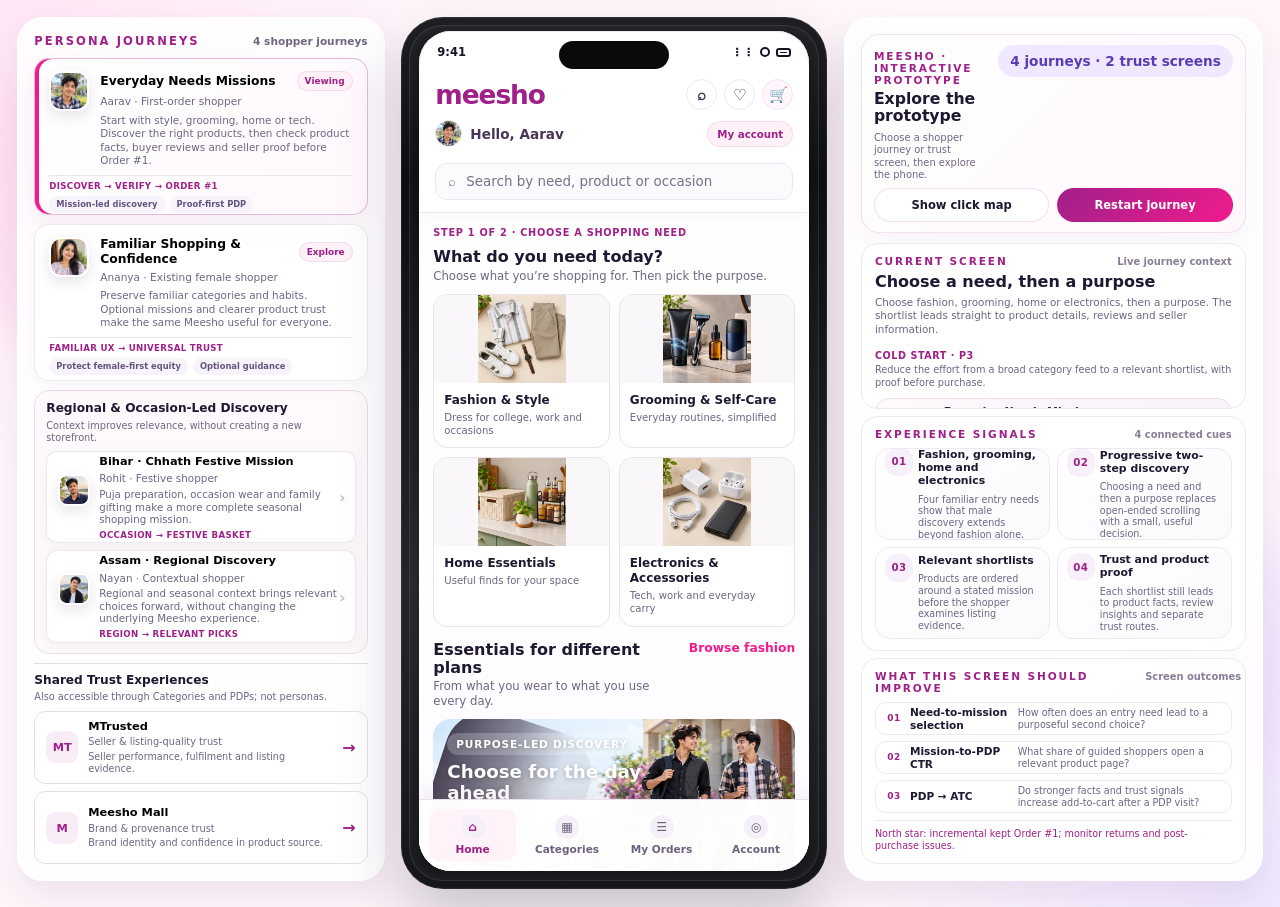
<file: index.html>
<!doctype html>
<html lang="en">
<head>
  <meta charset="UTF-8" />
  <meta name="viewport" content="width=device-width, initial-scale=1.0" />
  <meta name="theme-color" content="#9f2089" />
  <meta name="description" content="Meesho DICE Season 3 interactive prototype exploring mission-led discovery, explainable trust, proof-first PDPs and post-confidence growth." />
  <meta name="robots" content="index,follow" />
  <link rel="canonical" href="https://iron-sngh.github.io/Meesho_interactive/" />
  <meta property="og:type" content="website" />
  <meta property="og:title" content="Meesho Interactive Prototype" />
  <meta property="og:description" content="Mission-led discovery, explainable trust and proof-first commerce journeys for the Meesho DICE Challenge." />
  <meta property="og:url" content="https://iron-sngh.github.io/Meesho_interactive/" />
  <meta name="twitter:card" content="summary" />
  <meta name="twitter:title" content="Meesho Interactive Prototype" />
  <meta name="twitter:description" content="Interactive Meesho DICE Challenge prototype for discovery, trust and product evaluation." />
  <title>Meesho Interactive Prototype</title>
  <link rel="stylesheet" href="./styles.css?v=20261021-judge-qa-v2" />
</head>
<body>
  <div class="page-glow glow-one"></div>
  <div class="page-glow glow-two"></div>

  <main class="site-shell">
    <section class="prototype-layout">
      <aside class="persona-panel glass-panel">
        <div class="persona-rail-label">
          <span class="panel-kicker">PERSONA JOURNEYS</span>
          <span class="rail-hint">4 shopper journeys</span>
        </div>
        <div id="persona-list" class="persona-list"></div>
      </aside>

      <section class="phone-stage" aria-label="Interactive phone prototype">
        <div id="device-canvas" class="device-canvas"></div>
      </section>

      <aside class="detail-panel glass-panel">
        <section class="prototype-control-card" aria-label="Prototype controls">
          <div class="prototype-control-heading">
            <div>
              <span class="panel-kicker">MEESHO · INTERACTIVE PROTOTYPE</span>
              <h2>Explore the prototype</h2>
              <p>Choose a shopper journey or trust screen, then explore the phone.</p>
            </div>
            <span class="count-pill">4 journeys · 2 trust screens</span>
          </div>
          <div class="panel-actions">
            <button id="hotspot-toggle" class="toolbar-button" type="button">Show click map</button>
            <button id="restart-button" class="toolbar-button primary-tool" type="button">Restart journey</button>
          </div>
        </section>
        <div id="detail-panel"></div>
      </aside>
    </section>
  </main>

  <div id="toast" class="toast" role="status" aria-live="polite"></div>
  <script src="./app.js?v=20261021-judge-qa-v2"></script>
</body>
</html>
</file>
<file: styles.css>
:root {
  --bg: #fff7fc;
  --panel: rgba(255, 255, 255, 0.88);
  --border: rgba(159, 32, 137, 0.14);
  --text: #1f1832;
  --muted: #6f6583;
  --brand: #f11b8d;
  --brand-dark: #9f2089;
  --brand-soft: #fde8f5;
  --purple-soft: #efe8ff;
  --purple-mid: #d7c5ff;
  --lime: #eff9ee;
  --green: #23a458;
  --amber: #ffb800;
  --shadow: 0 24px 60px rgba(120, 36, 110, 0.12);
  --shadow-soft: 0 16px 35px rgba(101, 46, 108, 0.1);
  --radius-xl: 24px;
  --radius-lg: 18px;
  --radius-md: 14px;
  --radius-sm: 10px;
  --phone-width: 390px;
  --surface: #ffffff;
  --hotspot: rgba(241, 27, 141, 0.16);
}

* { box-sizing: border-box; }
html, body { margin: 0; min-height: 100%; }
body {
  font-family: "Inter", system-ui, -apple-system, BlinkMacSystemFont, "Segoe UI", sans-serif;
  background: radial-gradient(circle at top left, #ffe6f6, transparent 30%), radial-gradient(circle at bottom right, #efe6ff, transparent 28%), var(--bg);
  color: var(--text);
}
button, input { font: inherit; }
button { cursor: pointer; }

.page-glow {
  position: fixed;
  inset: auto;
  width: 280px;
  height: 280px;
  border-radius: 999px;
  filter: blur(20px);
  opacity: .45;
  pointer-events: none;
  z-index: 0;
}
.glow-one { top: 70px; left: -60px; background: rgba(241, 27, 141, .12); }
.glow-two { right: -40px; bottom: 110px; background: rgba(130, 91, 250, .12); }

.site-shell {
  position: relative;
  z-index: 1;
  max-width: 1500px;
  margin: 0 auto;
  padding: 28px;
}

.glass-panel {
  background: var(--panel);
  backdrop-filter: blur(16px);
  border: 1px solid rgba(255, 255, 255, .55);
  box-shadow: var(--shadow-soft);
}

.site-header {
  display: flex;
  justify-content: space-between;
  align-items: flex-start;
  gap: 24px;
  padding: 24px 26px;
  border-radius: var(--radius-xl);
}
.brand-lockup {
  display: flex;
  gap: 18px;
  align-items: flex-start;
  max-width: 920px;
}
.logo-mark {
  width: 56px;
  height: 56px;
  border-radius: 16px;
  background: linear-gradient(135deg, var(--brand-dark), var(--brand));
  display: grid;
  place-items: center;
  color: #fff;
  font-weight: 800;
  font-size: 1.65rem;
  box-shadow: 0 10px 25px rgba(159, 32, 137, 0.25);
}
.eyebrow, .panel-kicker {
  display: inline-flex;
  align-items: center;
  gap: 8px;
  letter-spacing: .18em;
  text-transform: uppercase;
  font-size: .72rem;
  font-weight: 700;
  color: var(--brand-dark);
}
.site-header h1 {
  margin: 8px 0 10px;
  font-size: clamp(1.8rem, 2.6vw, 2.8rem);
  line-height: 1.08;
}
.site-header h1 span { color: var(--brand-dark); }
.site-header p { margin: 0; color: var(--muted); max-width: 760px; line-height: 1.55; }
.header-actions { display: flex; gap: 12px; flex-wrap: wrap; justify-content: flex-end; }
.toolbar-button {
  border: 1px solid var(--border);
  background: #fff;
  color: var(--text);
  padding: 12px 16px;
  border-radius: 999px;
  font-weight: 700;
  box-shadow: 0 8px 20px rgba(93, 53, 98, 0.06);
}
.toolbar-button:hover { transform: translateY(-1px); }
.primary-tool { background: linear-gradient(135deg, var(--brand-dark), var(--brand)); color: #fff; border-color: transparent; }

.prototype-layout {
  margin-top: 24px;
  display: grid;
  grid-template-columns: 320px minmax(400px, 1fr) 340px;
  gap: 22px;
  align-items: start;
}
.persona-panel, .detail-panel {
  border-radius: var(--radius-xl);
  padding: 20px;
}
.panel-title-row {
  display: flex;
  align-items: start;
  justify-content: space-between;
  gap: 12px;
}
.panel-title-row h2 { margin: 6px 0 0; font-size: 1.28rem; }
.count-pill {
  padding: 8px 12px;
  border-radius: 999px;
  font-weight: 700;
  font-size: .85rem;
  background: var(--purple-soft);
  color: #5c3cb3;
}
.persona-list { display: grid; gap: 12px; margin-top: 18px; }
.persona-card {
  padding: 14px 15px;
  border-radius: 18px;
  border: 1px solid rgba(120, 91, 250, .1);
  background: rgba(255,255,255,.72);
  transition: .18s ease;
  text-align: left;
}
.persona-card:hover { transform: translateY(-1px); box-shadow: 0 10px 20px rgba(89, 53, 98, .08); }
.persona-card.active {
  background: linear-gradient(180deg, rgba(255,255,255,.96), rgba(252, 241, 251, .96));
  border-color: rgba(159,32,137,.22);
  box-shadow: 0 12px 28px rgba(159, 32, 137, .11);
}
.persona-card .persona-top { display: flex; justify-content: space-between; gap: 8px; align-items: center; }
.persona-card b { font-size: 1rem; }
.persona-card p { margin: 5px 0 10px; color: var(--muted); font-size: .92rem; line-height: 1.45; }
.persona-tags { display: flex; flex-wrap: wrap; gap: 8px; }
.persona-tag {
  padding: 6px 10px;
  border-radius: 999px;
  font-size: .74rem;
  font-weight: 700;
  background: #f6f3fb;
  color: #67547e;
}
.principle-card {
  margin-top: 16px;
  padding: 16px;
  border-radius: 18px;
  background: linear-gradient(135deg, rgba(159,32,137,.08), rgba(136, 95, 251, .1));
  display: flex;
  gap: 14px;
  align-items: start;
}
.principle-icon {
  width: 32px; height: 32px; border-radius: 12px; display: grid; place-items: center;
  background: #fff; color: var(--brand-dark); font-weight: 800;
}
.principle-card p { margin: 6px 0 0; color: var(--muted); line-height: 1.45; }

.phone-stage { display: grid; gap: 14px; justify-items: center; }
.stage-toolbar {
  width: calc(var(--phone-width) + 50px);
  display: flex; justify-content: space-between; align-items: center;
  gap: 12px; padding: 10px 16px;
  border-radius: 999px; background: rgba(255,255,255,.82);
  border: 1px solid rgba(255,255,255,.65); box-shadow: var(--shadow-soft);
}
.stage-label { font-size: .78rem; letter-spacing: .12em; text-transform: uppercase; color: var(--brand-dark); font-weight: 800; }
.live-pill {
  display: inline-flex; align-items: center; gap: 8px;
  font-size: .82rem; font-weight: 700; color: var(--green);
}
.live-pill i { width: 10px; height: 10px; background: var(--green); border-radius: 999px; box-shadow: 0 0 0 6px rgba(35, 164, 88, .12); }
.stage-help { margin: 0; color: var(--muted); text-align: center; max-width: 420px; line-height: 1.4; }

.device-canvas {
  position: relative;
  width: calc(var(--phone-width) + 36px);
  padding: 14px 18px 18px;
  border-radius: 42px;
  background: linear-gradient(180deg, #1f1f23, #0d0e11 18%, #23252a 65%, #15161a);
  box-shadow: 0 30px 60px rgba(18, 9, 30, .22), inset 0 0 0 1px rgba(255,255,255,.08);
}
.device-canvas::before {
  content: "";
  position: absolute;
  inset: 8px;
  border-radius: 34px;
  box-shadow: inset 0 0 0 1px rgba(255,255,255,.09), inset 0 0 16px rgba(255,255,255,.07);
  pointer-events: none;
}

.phone-shell {
  position: relative;
  width: var(--phone-width);
  height: 845px;
  margin: 0 auto;
  border-radius: 32px;
  background: #fff;
  overflow: hidden;
}
.phone-notch {
  position: absolute;
  top: 10px;
  left: 50%;
  transform: translateX(-50%);
  width: 110px;
  height: 28px;
  border-radius: 18px;
  background: #0a0a0d;
  z-index: 8;
}
.phone-status {
  position: absolute; top: 10px; left: 0; right: 0;
  padding: 0 18px;
  height: 22px;
  display: flex; align-items: center; justify-content: space-between;
  font-size: .72rem; font-weight: 700; color: #161326; z-index: 6;
}
.status-icons { display: flex; gap: 6px; align-items: center; }
.status-dot { width: 10px; height: 10px; border-radius: 999px; border: 2px solid currentColor; }
.status-bar { width: 15px; height: 9px; border: 2px solid currentColor; border-radius: 3px; position: relative; }
.status-bar::after { content:""; position:absolute; inset:2px; background: currentColor; border-radius:1px; }
.phone-content {
  position: absolute;
  inset: 34px 0 0;
  overflow-y: auto;
  background: linear-gradient(180deg, #fff, #fefcff);
}
.phone-content::-webkit-scrollbar { width: 0; height: 0; }

.screen-root { min-height: calc(100% - 82px); padding-bottom: 94px; }
.top-appbar {
  position: sticky; top: 0; z-index: 5;
  padding: 14px 16px 12px;
  background: rgba(255,255,255,.95);
  backdrop-filter: blur(10px);
  border-bottom: 1px solid #f0e8f2;
}
.appbar-row, .small-appbar {
  display: flex; align-items: center; justify-content: space-between; gap: 10px;
}
.brand-wordmark { font-size: 1.65rem; font-weight: 800; color: var(--brand-dark); letter-spacing: -.04em; }
.icon-row { display: flex; align-items: center; gap: 12px; }
.circle-icon, .ghost-icon {
  width: 34px; height: 34px; border-radius: 999px; border: 1px solid #ece6f3; background: #fff;
  display: grid; place-items: center; color: #392b4d; font-size: .95rem; font-weight: 700;
}
.ghost-icon { background: #fff7fd; }
.profile-chip { display: inline-flex; align-items: center; gap: 8px; font-size: .85rem; font-weight: 700; color: #48355a; }
.profile-chip .avatar { width: 24px; height: 24px; border-radius: 999px; display: grid; place-items: center; background: linear-gradient(135deg, #f6d0ec, #ece5ff); font-size: .78rem; }
.search-shell {
  margin-top: 12px;
  display: flex; align-items: center; gap: 10px;
  padding: 10px 12px;
  border: 1px solid #ece6f2;
  border-radius: 12px;
  background: #fbfafc;
  color: #7a708b;
  font-size: .84rem;
}
.utility-chips { margin-top: 10px; display: flex; gap: 8px; overflow-x: auto; }
.utility-chip, .filter-chip, .sub-chip, .tab-chip {
  display: inline-flex; align-items: center; gap: 6px;
  white-space: nowrap;
  padding: 7px 10px;
  border-radius: 999px;
  background: #f6f3fb;
  color: #5d526e;
  font-size: .73rem;
  font-weight: 700;
  border: 1px solid transparent;
}
.filter-chip.active, .tab-chip.active {
  background: var(--brand-soft);
  color: var(--brand-dark);
  border-color: rgba(159,32,137,.14);
}
.screen-section { padding: 14px 14px 0; }
.section-header { display: flex; justify-content: space-between; gap: 10px; align-items: end; margin-bottom: 10px; }
.section-header h3 { margin: 0; font-size: 1rem; line-height: 1.1; }
.section-header p { margin: 3px 0 0; color: var(--muted); font-size: .73rem; line-height: 1.3; }
.link-action { font-size: .77rem; font-weight: 800; color: var(--brand); background: none; border: 0; padding: 0; }
.cards-row, .product-grid, .trust-grid, .mini-grid, .brand-grid, .proof-grid, .hero-grid {
  display: grid; gap: 10px;
}
.hero-banner {
  position: relative;
  padding: 16px;
  border-radius: 18px;
  overflow: hidden;
  color: #fff;
  min-height: 128px;
  background: linear-gradient(120deg, #7d1c73, #f1439d 52%, #ff875c);
}
.hero-banner.purple { background: linear-gradient(135deg, #6d2be0, #8f55f8 55%, #c78dff); }
.hero-banner.orange { background: linear-gradient(135deg, #942a37, #ff7d35 55%, #ffd36d); }
.hero-banner.mall { background: linear-gradient(135deg, #f11b8d, #ff5ab3 55%, #ffb7da); color:#fff; }
.hero-banner .eyebrow-inline { display: inline-block; padding: 5px 9px; border-radius: 999px; background: rgba(255,255,255,.18); font-size: .66rem; font-weight: 800; letter-spacing: .08em; text-transform: uppercase; }
.hero-banner h2 { margin: 10px 0 8px; font-size: 1.25rem; line-height: 1.1; max-width: 210px; }
.hero-banner p { margin: 0; font-size: .75rem; max-width: 220px; line-height: 1.4; color: rgba(255,255,255,.88); }
.hero-cta { margin-top: 12px; display: inline-flex; gap: 8px; align-items: center; padding: 9px 12px; border-radius: 999px; border: 0; font-weight: 800; font-size: .76rem; color: #902877; background: #fff; }
.hero-badge {
  position: absolute; right: 14px; bottom: 14px;
  padding: 7px 10px; border-radius: 999px;
  font-size: .68rem; font-weight: 800; background: rgba(255,255,255,.18); border: 1px solid rgba(255,255,255,.16);
}
.category-grid {
  display: grid;
  grid-template-columns: repeat(4, minmax(0, 1fr));
  gap: 10px;
}
.category-card {
  padding: 10px 8px;
  border-radius: 15px;
  background: #fff;
  border: 1px solid #efe7f2;
  min-height: 98px;
  text-align: left;
}
.category-card .art-box, .product-image, .brand-logo, .sku-image, .thumbnail, .look-tile-art {
  border-radius: 12px;
  background: linear-gradient(180deg, #f7f3fb, #efe8ff);
}
.category-card .art-box {
  height: 48px;
  display: grid; place-items: center;
  font-size: 1.3rem; font-weight: 800; color: var(--brand-dark);
}
.category-card b { display: block; margin-top: 8px; font-size: .75rem; line-height: 1.25; }
.category-card span { display:block; margin-top: 3px; color: var(--muted); font-size: .64rem; line-height: 1.2; }
.two-up, .three-up, .four-up { display:grid; gap:10px; }
.two-up { grid-template-columns: repeat(2, minmax(0, 1fr)); }
.three-up { grid-template-columns: repeat(3, minmax(0, 1fr)); }
.four-up { grid-template-columns: repeat(4, minmax(0, 1fr)); }
.promo-card, .insight-card, .trust-card, .bundle-card, .profile-card, .review-card, .mini-card {
  border-radius: 16px;
  border: 1px solid #efe7f2;
  background: #fff;
}
.promo-card { padding: 14px; min-height: 118px; }
.promo-card h4, .trust-card h4, .mini-card h4 { margin: 0 0 6px; font-size: .92rem; }
.promo-card p, .trust-card p, .mini-card p, .profile-card p { margin: 0; color: var(--muted); font-size: .72rem; line-height: 1.35; }
.promo-card .pill-row, .chip-row, .proof-chip-row { margin-top: 10px; display: flex; flex-wrap: wrap; gap: 6px; }
.subtle-pill, .tiny-pill, .badge-pill {
  padding: 6px 9px; border-radius: 999px; font-size: .64rem; font-weight: 800;
}
.subtle-pill { background: #f4effb; color: #5c4984; }
.badge-pill { background: #fff1f7; color: var(--brand-dark); border: 1px solid rgba(159,32,137,.1); }
.tiny-pill { background: #ecf8ee; color: #16713d; }

.product-card {
  padding: 10px; border-radius: 16px; border: 1px solid #efe7f2; background: #fff;
  display: grid; gap: 8px; min-width: 0;
}
.product-image {
  position: relative; height: 95px; overflow: hidden;
  display:flex; align-items:center; justify-content:center;
}
.product-image::after {
  content: attr(data-art);
  font-size: 1.5rem; font-weight: 800; color: rgba(81,58,114,.72);
}
.product-badges { position: absolute; top: 8px; left: 8px; display: flex; gap: 6px; flex-wrap: wrap; }
.favorite-tag {
  position: absolute; top: 8px; right: 8px; width: 24px; height: 24px; border-radius: 999px;
  display: grid; place-items: center; background: rgba(255,255,255,.9); color: #f059a4; font-size: .75rem;
}
.product-card b { font-size: .76rem; line-height: 1.28; }
.product-meta { color: var(--muted); font-size: .68rem; }
.price-row { display: flex; align-items: center; gap: 8px; flex-wrap: wrap; }
.price { font-size: .98rem; font-weight: 800; color: #2b1c3e; }
.old-price { font-size: .68rem; color: #9c92aa; text-decoration: line-through; }
.rating { font-size: .68rem; color: #5d526e; }
.rating b { font-size: .68rem; }

.product-detail-hero {
  padding: 14px;
  display: grid; grid-template-columns: 150px 1fr; gap: 12px;
}
.sku-image { height: 178px; display: grid; place-items: center; position: relative; font-size: 2.7rem; font-weight: 900; color: #46335f; }
.thumbnail-row { display:flex; gap:8px; margin-top: 10px; }
.thumbnail { width: 38px; height: 38px; display: grid; place-items:center; color:#66537a; font-size: .85rem; }
.info-stack h2 { margin: 2px 0 4px; font-size: 1.24rem; line-height: 1.15; }
.info-subline { color: var(--muted); font-size: .74rem; }
.hero-price { margin: 12px 0 10px; }
.hero-price .price { font-size: 2rem; color: #3c2454; }
.size-grid { display:flex; gap:8px; margin-top: 8px; flex-wrap: wrap; }
.size-pill {
  padding: 8px 12px; min-width: 36px; text-align: center; border-radius: 10px; border: 1px solid #e4dbe8; background:#fff; font-weight:700; font-size:.82rem;
}
.size-pill.active { background: var(--brand); color: #fff; border-color: var(--brand); }
.info-card {
  margin: 0 14px 12px; padding: 14px; border-radius: 16px; background: #fff; border: 1px solid #efe7f2;
}
.details-grid { display:grid; grid-template-columns: repeat(2, minmax(0, 1fr)); gap: 10px; margin-top: 10px; }
.detail-item {
  padding: 10px; border-radius: 12px; background: #fbf9fd; border: 1px solid #f1eaf5;
}
.detail-item b { font-size: .66rem; color:#7b708d; text-transform: uppercase; letter-spacing:.05em; }
.detail-item span { display:block; margin-top: 5px; font-size: .8rem; font-weight:700; }
.badge-grid { display:grid; grid-template-columns: repeat(3, minmax(0, 1fr)); gap:10px; margin-top: 12px; }
.mini-card { padding: 10px; }
.mini-card.center { text-align:center; }
.divider-head {
  display:flex; justify-content:space-between; gap:10px; align-items:center;
}
.divider-head h3, .divider-head h4 { margin:0; }
.divider-head small { color: var(--muted); }
.seller-module .seller-name { font-size: 1rem; margin-top: 4px; font-weight: 800; }
.trust-badges { margin-top: 10px; display:flex; gap: 8px; flex-wrap:wrap; }
.trust-badge {
  flex:1 1 0;
  padding: 10px; border-radius: 12px; background:#fbf9fd; border:1px solid #f0e7f5; min-width: 80px;
}
.trust-badge b { display:block; font-size: .7rem; }
.trust-badge span { display:block; margin-top: 4px; color:var(--muted); font-size:.65rem; line-height:1.25; }
.review-pill-grid { display:grid; grid-template-columns: repeat(2, minmax(0, 1fr)); gap:10px; margin-top:12px; }
.review-pill {
  padding: 10px; border-radius: 12px; background: #fbf9fd; border:1px solid #f1e9f5;
}
.review-pill b { display:block; font-size:.72rem; }
.review-pill span { display:block; margin-top:4px; color:var(--muted); font-size:.68rem; line-height:1.25; }
.ugc-row { display:grid; grid-template-columns: repeat(3, minmax(0, 1fr)); gap:8px; margin-top:12px; }
.ugc-thumb {
  height: 96px; border-radius: 12px; background: linear-gradient(180deg, #ece5ff, #f9dcea); display:grid; place-items:center; color:#5b4a72; font-size:1.35rem; font-weight:800;
}
.review-quote {
  margin-top: 12px; padding: 12px; border-radius: 14px; background: #fffdf2; border: 1px solid #f2e8a7;
}
.review-quote b { font-size: .8rem; }
.review-quote p { margin: 6px 0 0; font-size: .76rem; color:#5d526e; line-height:1.45; }
.transaction-list { display:grid; gap:10px; margin-top:12px; }
.transaction-item {
  display:flex; align-items:flex-start; gap:10px; padding: 10px 0; border-bottom:1px dashed #eee3f0;
}
.transaction-item:last-child { border-bottom:0; }
.transaction-icon {
  width: 34px; height: 34px; border-radius: 10px; background: #f6f3fb; display:grid; place-items:center; color:#654f82; font-weight:800;
}
.transaction-copy b { display:block; font-size:.79rem; }
.transaction-copy span { display:block; color:var(--muted); font-size:.71rem; margin-top:3px; line-height:1.35; }
.bottom-cta {
  position: absolute; left: 0; right: 0; bottom: 58px; z-index: 4;
  padding: 12px 14px 0;
}
.cta-bar {
  display:grid; grid-template-columns: 1fr 1fr; gap: 10px;
}
.cta-button {
  border-radius: 14px; padding: 14px 16px; border:1px solid var(--brand); background:#fff; color:var(--brand-dark); font-weight:800;
}
.cta-button.primary { background: linear-gradient(135deg, var(--brand-dark), var(--brand)); color:#fff; border-color:transparent; }
.navbar {
  position: absolute; left: 0; right: 0; bottom: 0; z-index: 4;
  padding: 10px 10px 14px;
  background: rgba(255,255,255,.97);
  border-top:1px solid #ede5f1;
}
.navbar-grid { display:grid; grid-template-columns: repeat(4, minmax(0, 1fr)); gap:8px; }
.nav-item {
  padding: 8px 6px; border-radius: 12px; background: transparent; border:0; color:#6d617d; text-align:center;
  display:grid; gap: 4px; justify-items:center; font-size:.66rem; font-weight:700;
}
.nav-item.active { color: var(--brand-dark); background: #fff2f9; }
.nav-glyph { width: 24px; height: 24px; border-radius: 999px; background: #f4eff8; display:grid; place-items:center; font-size:.75rem; }

.list-card, .cart-card, .checkout-card {
  margin: 0 14px 12px; padding: 14px; border-radius: 16px; background:#fff; border:1px solid #efe7f2;
}
.list-card h4, .checkout-card h4 { margin:0 0 8px; font-size: .95rem; }
.inline-row, .line-item, .price-line, .checkout-row { display:flex; justify-content:space-between; gap: 8px; align-items:center; }
.inline-row + .inline-row, .price-line + .price-line, .checkout-row + .checkout-row { margin-top: 10px; }
.line-item { align-items:flex-start; padding: 10px 0; border-bottom:1px dashed #eee4f1; }
.line-item:last-child { border-bottom:0; }
.qty-pill { padding:6px 9px; border-radius:999px; background:#f5f1fa; font-weight:700; font-size:.7rem; color:#69587c; }
.order-state {
  padding: 6px 10px; border-radius:999px; font-size:.68rem; font-weight:800; background:#ecf8ee; color:#1e874a;
}
.explainer-list { display:grid; gap:10px; margin-top:12px; }
.explainer-point {
  padding: 11px 12px; border-radius: 14px; background:#fbf9fd; border:1px solid #efe7f2;
}
.explainer-point b { display:block; font-size:.77rem; }
.explainer-point span { display:block; margin-top: 4px; color:var(--muted); font-size:.69rem; line-height:1.35; }
.shop-by-brand { display:grid; grid-template-columns: repeat(4, minmax(0, 1fr)); gap:10px; }
.brand-logo {
  height: 46px; display:grid; place-items:center; font-size:.7rem; font-weight:800; color:#4d3c67; text-transform:uppercase; background: linear-gradient(180deg, #fff, #f5f1fb); border:1px solid #efe7f2;
}
.brand-need-grid { display:grid; grid-template-columns: repeat(4, minmax(0, 1fr)); gap:10px; }
.need-tile, .value-tile {
  padding: 10px 8px; border-radius: 14px; background:#fff; border:1px solid #efe7f2; text-align:center;
}
.need-art { height:52px; border-radius:12px; background:linear-gradient(180deg, #f7f2ff, #ffe7f3); display:grid; place-items:center; font-size:1.15rem; color:#644f86; }
.need-tile b, .value-tile b { display:block; margin-top:8px; font-size:.7rem; line-height:1.2; }
.need-tile span, .value-tile span { display:block; margin-top:4px; color:var(--muted); font-size:.62rem; line-height:1.25; }

.hotspot-mode [data-go], .hotspot-mode [data-route-shortcut] {
  position: relative;
  outline: 2px dashed rgba(241,27,141,.75);
  outline-offset: 2px;
  background-image: linear-gradient(135deg, rgba(241,27,141,.08), rgba(255,255,255,0));
}
[data-go], [data-route-shortcut] { cursor: pointer; }
[data-go]:hover, [data-route-shortcut]:hover { filter: brightness(0.99); }

.detail-block + .detail-block { margin-top: 18px; }
.detail-panel h2 { margin: 6px 0 10px; font-size: 1.45rem; }
.detail-panel p { margin: 0; color: var(--muted); line-height: 1.55; }
.detail-stat-grid { display:grid; grid-template-columns: repeat(2, minmax(0, 1fr)); gap: 10px; margin-top: 14px; }
.detail-stat {
  padding: 14px; border-radius: 16px; background:#fff; border:1px solid #efe7f2;
}
.detail-stat b { display:block; font-size: .74rem; color:#7f728f; text-transform:uppercase; letter-spacing:.05em; }
.detail-stat span { display:block; margin-top:5px; font-size: .93rem; font-weight:800; }
.detail-list { display:grid; gap: 10px; margin-top: 14px; }
.detail-list-item {
  padding: 12px 14px; border-radius: 16px; background:#fff; border:1px solid #efe7f2;
}
.detail-list-item b { display:block; font-size:.78rem; }
.detail-list-item span { display:block; margin-top:4px; color:var(--muted); font-size:.73rem; line-height:1.35; }
.detail-tags { display:flex; gap:8px; flex-wrap:wrap; margin-top:14px; }
.detail-tag { padding:8px 11px; border-radius:999px; background:#f4effa; color:#624d7d; font-size:.72rem; font-weight:700; }

.journey-strip {
  margin-top: 22px;
  padding: 18px 22px;
  border-radius: var(--radius-xl);
  display:grid; gap: 16px;
}
.journey-strip-copy b { display:block; margin-top: 6px; font-size: 1.05rem; }
.journey-nodes { display:flex; align-items:center; gap: 10px; flex-wrap: wrap; }
.journey-nodes button {
  padding: 10px 14px; border-radius: 999px; border:1px solid var(--border); background:#fff; font-weight:700; color:#48385c;
}
.journey-nodes i { color:#967ea7; font-style:normal; font-weight:700; }
.site-footer { margin-top: 18px; padding: 10px 6px 0; display:flex; justify-content:space-between; gap:12px; color:#867899; font-size:.84rem; }
.toast {
  position: fixed; left: 50%; bottom: 24px; transform: translateX(-50%) translateY(20px);
  background:#291c3f; color:#fff; padding: 12px 16px; border-radius: 999px; box-shadow: var(--shadow);
  font-size: .86rem; font-weight:700; opacity:0; pointer-events:none; transition: .2s ease; z-index: 20;
}
.toast.show { opacity: 1; transform: translateX(-50%) translateY(0); }

@media (max-width: 1280px) {
  .prototype-layout { grid-template-columns: 300px minmax(400px,1fr); }
  .detail-panel { grid-column: 1 / -1; }
}

@media (max-width: 980px) {
  .site-shell { padding: 18px; }
  .site-header { flex-direction: column; }
  .prototype-layout { grid-template-columns: 1fr; }
  .persona-panel, .detail-panel { order: 0; }
  .phone-stage { order: -1; }
  .stage-toolbar { width: min(100%, calc(var(--phone-width) + 50px)); }
  .site-footer { flex-direction: column; }
}

@media (max-width: 560px) {
  .site-shell { padding: 12px; }
  .stage-toolbar, .device-canvas { width: 100%; }
  .device-canvas { padding: 12px; }
  .phone-shell { width: 100%; height: 82vh; min-height: 720px; }
  .category-grid, .shop-by-brand, .brand-need-grid { grid-template-columns: repeat(2, minmax(0, 1fr)); }
  .product-detail-hero { grid-template-columns: 1fr; }
  .badge-grid { grid-template-columns: repeat(2, minmax(0, 1fr)); }
}

/* Crisp vector product artwork: the reference mockups are design-only, not rendered assets. */
.product-image::after{content:none!important}
.product-image svg,.category-card .art-box svg,.sku-image svg,.ugc-thumb svg,.need-art svg{width:82%;height:82%;display:block;filter:drop-shadow(0 8px 10px rgba(52,33,69,.08))}
.category-card .art-box svg{width:76%;height:76%}
.sku-image svg{width:88%;height:88%}
.ugc-thumb svg{width:72%;height:72%}
.product-image{background:linear-gradient(145deg,#faf7fc,#f0e9f6 70%,#fff);border:1px solid #f0e8f3}
.category-card .art-box{background:linear-gradient(145deg,#faf6fc,#f0e7f5)}
.sku-image{background:linear-gradient(145deg,#f7f4f9,#ece6f0);overflow:hidden}
.product-card{transition:transform .16s ease,box-shadow .16s ease,border-color .16s ease}
.product-card:hover{transform:translateY(-2px);box-shadow:0 12px 24px rgba(88,49,95,.09);border-color:#e7d6eb}
.hero-banner:before{content:"";position:absolute;inset:auto -24px -46px auto;width:150px;height:150px;border-radius:44px;transform:rotate(18deg);background:rgba(255,255,255,.11)}
.hero-banner:after{content:"";position:absolute;right:18px;top:18px;width:68px;height:68px;border:12px solid rgba(255,255,255,.12);border-radius:50%}
.hero-banner>*{position:relative;z-index:1}
.phone-shell{box-shadow:inset 0 0 0 1px #eee7f0}
.top-appbar{box-shadow:0 2px 14px rgba(64,35,71,.04)}

/* ===== Presentation-shell cleanup + browser QA fixes ===== */
html, body { min-height: 100%; }
body { overflow-x: hidden; }
.site-shell {
  max-width: 1260px;
  min-height: 100vh;
  padding: 20px;
  display: flex;
  align-items: flex-start;
}
.prototype-layout {
  width: 100%;
  margin-top: 0;
  grid-template-columns: minmax(250px, 290px) 426px minmax(260px, 310px);
  justify-content: center;
  gap: 22px;
  align-items: start;
}
.persona-panel, .detail-panel {
  position: sticky;
  top: 20px;
  max-height: calc(100vh - 40px);
  overflow-y: auto;
  scrollbar-width: thin;
  scrollbar-color: #e2d7e8 transparent;
}
.persona-panel::-webkit-scrollbar, .detail-panel::-webkit-scrollbar { width: 5px; }
.persona-panel::-webkit-scrollbar-thumb, .detail-panel::-webkit-scrollbar-thumb { background: #e2d7e8; border-radius: 999px; }
.panel-title-row { align-items: flex-start; }
.panel-title-row > div { min-width: 0; }
.count-pill { flex: 0 0 auto; }
.panel-actions {
  display: grid;
  grid-template-columns: 1fr 1fr;
  gap: 8px;
  margin: 14px 0 2px;
}
.panel-actions .toolbar-button {
  width: 100%;
  padding: 9px 10px;
  font-size: .72rem;
  box-shadow: none;
}
.persona-card .persona-top { align-items: flex-start; }
.persona-card .persona-top b { min-width: 0; overflow-wrap: anywhere; }
.persona-card p, .detail-panel p, .detail-list-item span, .detail-stat span, .principle-card p { overflow-wrap: anywhere; }

.phone-stage {
  position: sticky;
  top: 16px;
  display: grid;
  gap: 0;
  justify-items: center;
}
.device-canvas {
  width: 426px;
  padding: 14px 18px 18px;
}
.phone-shell {
  height: min(820px, calc(100vh - 48px));
  min-height: 680px;
}
.phone-content {
  inset: 34px 0 0;
  overflow-y: auto;
  overscroll-behavior: contain;
  scrollbar-width: none;
}
.phone-content::-webkit-scrollbar { display: none; }
.screen-root {
  min-height: 100%;
  padding-bottom: 94px;
}
.phone-shell.has-cta .screen-root { padding-bottom: 174px; }

/* The navigation and purchase CTA are siblings of the scrolling area, so they stay pinned. */
.navbar {
  position: absolute;
  left: 0;
  right: 0;
  bottom: 0;
  height: 72px;
  z-index: 12;
  padding: 7px 10px 9px;
  background: rgba(255,255,255,.985);
  border-top: 1px solid #eadfec;
  box-shadow: 0 -7px 22px rgba(61, 31, 72, .07);
}
.navbar-grid { height: 100%; align-items: center; }
.nav-item { padding: 6px 4px; min-width: 0; }
.nav-item > span:last-child { white-space: nowrap; }
.bottom-cta {
  position: absolute;
  left: 0;
  right: 0;
  bottom: 72px;
  z-index: 11;
  padding: 10px 14px 12px;
  background: linear-gradient(180deg, rgba(255,255,255,.82), #fff 28%);
  border-top: 1px solid rgba(234, 223, 236, .8);
}

/* Better type behaviour inside narrow mobile cards. */
.appbar-row { align-items: flex-start; }
.appbar-title { min-width: 0; flex: 1 1 auto; align-items: flex-start; }
.appbar-title-copy { min-width: 0; padding-top: 2px; }
.appbar-title-main {
  max-width: 180px;
  white-space: nowrap;
  overflow: hidden;
  text-overflow: ellipsis;
  font-weight: 800;
}
.appbar-subtitle {
  max-width: 180px;
  margin-top: 2px;
  white-space: nowrap;
  overflow: hidden;
  text-overflow: ellipsis;
  font-size: .66rem;
  color: var(--muted);
}
.icon-row { flex: 0 0 auto; gap: 7px; }
.circle-icon, .ghost-icon { width: 31px; height: 31px; }
.search-shell { width: 100%; text-align: left; }
.search-shell span:last-child { min-width: 0; overflow: hidden; text-overflow: ellipsis; white-space: nowrap; }
.utility-chips { padding-bottom: 2px; scrollbar-width: none; }
.utility-chips::-webkit-scrollbar { display: none; }
.utility-chip.active { background: var(--brand-soft); color: var(--brand-dark); border-color: rgba(159,32,137,.14); }

.section-header { align-items: flex-start; }
.section-header > div:first-child { min-width: 0; flex: 1 1 auto; }
.section-header h3, .section-header p { overflow-wrap: anywhere; }
.link-action {
  flex: 0 0 auto;
  max-width: 112px;
  text-align: right;
  line-height: 1.18;
  overflow-wrap: anywhere;
}
.hero-banner { min-height: 0; }
.hero-banner h2 { max-width: 250px; line-height: 1.12; }
.hero-banner p { max-width: 260px; }
.hero-badge {
  position: static;
  display: inline-flex;
  max-width: 100%;
  margin-top: 9px;
  line-height: 1.2;
  white-space: normal;
}
.hero-cta { max-width: 100%; white-space: normal; text-align: left; line-height: 1.2; }

/* Four tiny product columns caused wrapping and alignment issues in Chromium. */
.four-up { grid-template-columns: repeat(2, minmax(0, 1fr)); }
.product-card { text-align: left; align-content: start; }
.product-card b { font-size: .79rem; line-height: 1.28; min-height: 2.05em; overflow-wrap: anywhere; }
.product-image { height: 122px; }
.price-row { gap: 6px; }
.promo-card, .trust-card, .mini-card { text-align: left; }
.promo-card h4, .trust-card h4, .mini-card h4, .need-tile b, .value-tile b { overflow-wrap: anywhere; }
.promo-card p, .trust-card p, .mini-card p, .need-tile span, .value-tile span { overflow-wrap: anywhere; }
.shop-by-brand, .brand-need-grid { grid-template-columns: repeat(2, minmax(0, 1fr)); }
.brand-logo { min-height: 48px; height: auto; padding: 8px 6px; overflow-wrap: anywhere; }
.need-art { height: 64px; }

.product-detail-hero { grid-template-columns: 142px minmax(0,1fr); align-items: start; }
.info-stack { min-width: 0; }
.info-stack h2 { overflow-wrap: anywhere; }
.thumbnail-row { flex-wrap: wrap; }
.trust-badge, .review-pill, .detail-item { min-width: 0; }
.transaction-copy { min-width: 0; }
.transaction-copy b, .transaction-copy span { overflow-wrap: anywhere; }
.line-item > div, .checkout-row > span, .price-line > span { min-width: 0; overflow-wrap: anywhere; }

.detail-panel h2 { line-height: 1.15; overflow-wrap: anywhere; }
.detail-list-item { min-width: 0; }
.detail-tag { overflow-wrap: anywhere; }

.hotspot-mode [data-action], [data-action] { cursor: pointer; }
.hotspot-mode [data-action] {
  outline: 2px dashed rgba(241,27,141,.75);
  outline-offset: 2px;
}

@media (max-width: 1080px) {
  .site-shell { padding: 14px; }
  .prototype-layout {
    grid-template-columns: minmax(230px, 270px) 416px minmax(240px, 280px);
    gap: 14px;
  }
  .device-canvas { width: 416px; padding-inline: 13px; }
  .persona-panel, .detail-panel { top: 14px; max-height: calc(100vh - 28px); padding: 16px; }
}

@media (max-width: 940px) {
  .site-shell { display: block; }
  .prototype-layout { grid-template-columns: 1fr; }
  .phone-stage { order: -1; position: static; }
  .persona-panel, .detail-panel { position: static; max-height: none; overflow: visible; }
  .device-canvas { width: min(426px, 100%); }
}

@media (max-width: 560px) {
  .site-shell { padding: 8px; }
  .persona-panel, .detail-panel { padding: 14px; }
  .phone-shell { height: 82vh; min-height: 660px; }
  .device-canvas { width: 100%; padding: 10px; border-radius: 32px; }
  .four-up { grid-template-columns: repeat(2, minmax(0, 1fr)); }
  .product-detail-hero { grid-template-columns: 1fr; }
}
/* =========================================================
   REALISTIC MEDIA SYSTEM — final asset pass
   ========================================================= */

img { display:block; max-width:100%; }

/* Persona rail */
.persona-card-main {
  display:grid;
  grid-template-columns:44px minmax(0,1fr);
  gap:10px;
  align-items:start;
}
.persona-avatar {
  width:44px;
  height:44px;
  border-radius:13px;
  object-fit:cover;
  border:2px solid #fff;
  box-shadow:0 5px 14px rgba(58,33,64,.12);
}
.persona-card-copy { min-width:0; }
.persona-card-copy .persona-top { min-width:0; }
.persona-card-copy .persona-top b { min-width:0; overflow-wrap:anywhere; }
.persona-card .persona-tags { margin-top:10px; }
.profile-greeting { margin-top:10px; justify-content:space-between; width:100%; min-width:0; }
.profile-greeting > .profile-chip { min-width:0; }
.profile-greeting > .profile-chip span:last-child { overflow:hidden; text-overflow:ellipsis; white-space:nowrap; }
.mini-profile-avatar { width:27px; height:27px; border-radius:50%; object-fit:cover; flex:0 0 auto; border:1px solid #eadfea; }

/* Hero photography */
.hero-banner.photo-hero {
  min-height:180px;
  padding:14px;
  background-image:var(--hero-photo);
  background-position:var(--hero-position, center);
  background-size:cover;
  background-repeat:no-repeat;
  display:flex;
  align-items:stretch;
  isolation:isolate;
  overflow:hidden;
}
.hero-banner.photo-hero::before {
  content:"";
  position:absolute;
  inset:0;
  z-index:-1;
  background:linear-gradient(90deg,rgba(25,11,33,.76) 0%,rgba(25,11,33,.46) 44%,rgba(25,11,33,.07) 78%);
}
.hero-banner.photo-hero.photo-hero-light::before {
  background:linear-gradient(90deg,rgba(33,17,38,.72) 0%,rgba(33,17,38,.38) 46%,rgba(33,17,38,.02) 82%);
}
.hero-copy-card {
  width:min(235px,72%);
  align-self:center;
  color:#fff;
  text-align:left;
  text-shadow:0 1px 5px rgba(16,6,20,.24);
}
.hero-copy-card h2 { margin:7px 0 7px; max-width:none; font-size:1.14rem; line-height:1.13; overflow-wrap:anywhere; }
.hero-copy-card p { margin:0; max-width:none; color:rgba(255,255,255,.94); font-size:.71rem; line-height:1.38; }
.hero-copy-card .hero-cta { margin-top:10px; text-shadow:none; }
.hero-copy-card .eyebrow-inline { background:rgba(255,255,255,.22); backdrop-filter:blur(4px); }

/* Wide campaign cards */
.wide-promo-card {
  position:relative;
  width:100%;
  min-height:112px;
  padding:0;
  display:grid;
  grid-template-columns:43% minmax(0,1fr);
  border:1px solid #eee3ef;
  border-radius:17px;
  overflow:hidden;
  background:#fff;
  text-align:left;
}
.wide-promo-card > img { width:100%; height:112px; object-fit:cover; object-position:center; }
.wide-promo-copy { padding:12px; align-self:center; min-width:0; }
.wide-promo-copy span { display:block; color:var(--brand-dark); font-size:.61rem; font-weight:800; letter-spacing:.075em; }
.wide-promo-copy b { display:block; margin-top:5px; font-size:.8rem; line-height:1.24; overflow-wrap:anywhere; }
.wide-promo-copy small { display:block; margin-top:5px; color:var(--muted); font-size:.63rem; line-height:1.3; overflow-wrap:anywhere; }
.wide-promo-card.warm { background:#fff9f3; }

/* Product and category photography */
.product-card { overflow:hidden; }
.product-image.real-photo { height:138px; background:#faf9fa; border:1px solid #f0ebf1; }
.product-image.real-photo > img { width:100%; height:100%; object-fit:contain; object-position:center; padding:3px; transition:transform .2s ease; }
.product-card:hover .product-image.real-photo > img { transform:scale(1.02); }
.product-title { min-height:2.5em !important; }
.rating { display:flex; align-items:center; gap:3px; flex-wrap:wrap; }
.rating > span { color:#8c8397; }
.category-card { padding:7px; }
.category-card .art-box.real-category-photo { height:62px; border-radius:11px; overflow:hidden; background:#f7f4f7; }
.real-category-photo img { width:100%; height:100%; object-fit:cover; object-position:center; }
.category-card b { font-size:.71rem; }
.category-card span { font-size:.6rem; }

/* Mission / need / evidence media cards */
.mission-photo-grid,.mall-need-grid,.evidence-photo-grid,.certainty-photo-grid { display:grid; grid-template-columns:repeat(2,minmax(0,1fr)); gap:9px; }
.mission-photo-card,.mall-need-card,.evidence-photo-card,.certainty-photo-card {
  padding:0;
  border:1px solid #eee5ef;
  background:#fff;
  border-radius:15px;
  text-align:left;
  overflow:hidden;
  min-width:0;
}
.mission-photo-card img,.mall-need-card img,.evidence-photo-card img,.certainty-photo-card img { width:100%; height:92px; object-fit:cover; object-position:center; }
.mall-need-card img { object-fit:contain; background:#faf9fa; padding:4px; }
.mission-photo-card > span,.evidence-photo-card > span { display:block; padding:9px 10px 10px; }
.mission-photo-card b,.evidence-photo-card b,.mall-need-card b,.certainty-photo-card b { display:block; font-size:.72rem; line-height:1.22; overflow-wrap:anywhere; }
.mission-photo-card small,.evidence-photo-card small,.mall-need-card span,.certainty-photo-card span { display:block; margin-top:3px; color:var(--muted); font-size:.62rem; line-height:1.3; overflow-wrap:anywhere; }
.mall-need-card b,.mall-need-card span { padding-inline:9px; }
.mall-need-card b { padding-top:8px; }
.mall-need-card span { padding-bottom:10px; }
.evidence-photo-card img { height:104px; }
.certainty-photo-card { padding-bottom:10px; }
.certainty-photo-card img { height:108px; margin-bottom:9px; }
.certainty-photo-card b,.certainty-photo-card span { margin-inline:10px; }
.certainty-photo-card.wide { grid-column:1 / -1; display:grid; grid-template-columns:42% 1fr; padding:0; }
.certainty-photo-card.wide img { height:116px; margin:0; }
.certainty-photo-card.wide > div { padding:12px; align-self:center; }

.seller-mini-strip {
  width:100%;
  display:grid;
  grid-template-columns:44px minmax(0,1fr) auto;
  gap:10px;
  align-items:center;
  padding:11px;
  border:1px solid #eee5ef;
  background:#fff;
  border-radius:15px;
  text-align:left;
}
.seller-mini-strip img { width:44px; height:44px; object-fit:contain; border-radius:11px; background:#fbf8fc; }
.seller-mini-strip div { min-width:0; }
.seller-mini-strip b { display:block; font-size:.76rem; }
.seller-mini-strip span { display:block; margin-top:3px; color:var(--muted); font-size:.63rem; line-height:1.3; overflow-wrap:anywhere; }
.seller-mini-strip > span:last-child { color:var(--brand-dark); font-size:1rem; margin:0; }

/* PDP photography */
.realistic-pdp-hero { grid-template-columns:148px minmax(0,1fr); }
.pdp-main-image {
  width:100%;
  height:188px;
  padding:0;
  border:1px solid #ece5ef;
  border-radius:15px;
  overflow:hidden;
  background:#faf9fa;
}
.pdp-main-image img { width:100%; height:100%; object-fit:contain; object-position:center; padding:3px; }
.photo-thumbnail-row { display:grid; grid-template-columns:repeat(4,minmax(0,1fr)); gap:6px; }
.thumbnail.photo-thumb { width:auto; height:42px; padding:0; overflow:hidden; border:1px solid #ebe3ed; background:#faf9fa; }
.photo-thumb img { width:100%; height:100%; object-fit:cover; object-position:center; }
.trust-line { display:flex; gap:5px; flex-wrap:wrap; margin-bottom:6px; }
.size-label { margin-top:11px; font-size:.72rem; font-weight:800; color:#786d86; }
.info-card-button { width:calc(100% - 28px); cursor:pointer; text-align:left; color:inherit; }
.info-card-button:focus-visible { outline:2px solid rgba(159,32,137,.45); outline-offset:2px; }
.seller-inline-heading { display:grid; grid-template-columns:40px minmax(0,1fr) auto; gap:9px; align-items:center; }
.seller-inline-heading img { width:40px; height:40px; object-fit:contain; border-radius:10px; background:#faf7fb; border:1px solid #eee5ef; }
.seller-inline-heading span { min-width:0; }
.seller-inline-heading small { display:block; color:var(--muted); font-size:.62rem; }
.seller-inline-heading b { display:block; margin-top:2px; font-size:.78rem; }
.seller-inline-heading strong { color:var(--brand-dark); font-size:.65rem; white-space:nowrap; }
.buyer-avatar-row { display:flex; align-items:center; margin-top:11px; min-width:0; }
.buyer-avatar-row img { width:27px; height:27px; object-fit:cover; border-radius:50%; border:2px solid #fff; margin-right:-6px; box-shadow:0 2px 5px rgba(45,25,50,.09); }
.buyer-avatar-row span { margin-left:12px; color:var(--muted); font-size:.65rem; min-width:0; overflow-wrap:anywhere; }
.photo-ugc-row { grid-template-columns:repeat(3,minmax(0,1fr)); }
.photo-ugc-row img { width:100%; height:108px; object-fit:cover; border-radius:12px; }
.pdp-next-step { margin:4px 14px 18px; padding:12px; border-radius:14px; background:#fff3fa; text-align:center; }
.pdp-next-step .link-action { max-width:none; text-align:center; }

/* Full product details */
.product-details-intro { display:grid; grid-template-columns:86px minmax(0,1fr); gap:12px; align-items:center; }
.details-product-photo { width:86px; height:96px; object-fit:contain; background:#faf9fa; border:1px solid #eee6ef; border-radius:12px; padding:3px; }
.body-copy { margin:5px 0 0; color:var(--muted); font-size:.72rem; line-height:1.42; }
.detail-proof-grid { display:grid; grid-template-columns:repeat(3,minmax(0,1fr)); gap:8px; margin-top:10px; }
.detail-proof-grid figure { margin:0; border:1px solid #eee5ef; border-radius:12px; overflow:hidden; background:#faf9fa; }
.detail-proof-grid img { width:100%; height:92px; object-fit:cover; }
.detail-proof-grid figcaption { padding:7px; font-size:.61rem; font-weight:700; color:#645671; text-align:center; }

/* Seller */
.seller-cover { position:relative; height:156px; border-radius:16px; overflow:hidden; margin-bottom:12px; }
.seller-cover > img { width:100%; height:100%; object-fit:cover; }
.seller-profile-head { position:absolute; left:12px; right:12px; bottom:10px; display:flex; align-items:center; gap:10px; padding:9px; border-radius:13px; background:rgba(255,255,255,.94); backdrop-filter:blur(8px); }
.seller-profile-logo { width:44px; height:44px; object-fit:contain; border-radius:10px; background:#fff; border:1px solid #eee5ef; }
.seller-profile-head div { min-width:0; }
.seller-profile-head b { display:block; font-size:.84rem; }
.seller-profile-head span { display:block; margin-top:2px; color:var(--muted); font-size:.62rem; }
.seller-ops-card { display:grid; grid-template-columns:42% minmax(0,1fr); gap:12px; align-items:center; }
.seller-ops-card img { width:100%; height:116px; object-fit:cover; border-radius:12px; }

/* Reviews & UGC */
.review-feed { display:grid; gap:10px; margin-top:10px; }
.review-feed-card { display:grid; grid-template-columns:32px minmax(0,1fr) 58px; gap:8px; align-items:start; padding:10px; border:1px solid #eee6ef; border-radius:13px; background:#fcfbfd; }
.reviewer-avatar { width:32px; height:32px; object-fit:cover; border-radius:50%; }
.review-feed-card div { min-width:0; }
.review-feed-card b { display:block; font-size:.7rem; }
.review-feed-card small { display:block; margin-top:1px; color:#27844d; font-size:.58rem; }
.review-feed-card p { margin:5px 0 0; color:#5f556b; font-size:.66rem; line-height:1.35; }
.review-proof-thumb { width:58px; height:66px; object-fit:cover; border-radius:9px; }
.ugc-gallery-grid { display:grid; grid-template-columns:repeat(2,minmax(0,1fr)); gap:8px; margin-top:10px; }
.ugc-gallery-grid figure { margin:0; border:1px solid #eee5ef; border-radius:12px; overflow:hidden; background:#faf9fa; }
.ugc-gallery-grid img { width:100%; height:176px; object-fit:cover; object-position:center; }
.ugc-gallery-grid figcaption { padding:7px 8px; color:var(--muted); font-size:.61rem; font-weight:700; }

/* Growth / mission completion */
.mission-total { display:flex; justify-content:space-between; gap:10px; align-items:center; margin-top:10px; padding:9px 10px; border-radius:11px; background:#f9f4fb; }
.mission-total span { color:var(--muted); font-size:.66rem; }
.mission-total b { font-size:.78rem; }
.share-save-card { display:grid; grid-template-columns:44% minmax(0,1fr); border:1px solid #eee5ef; border-radius:15px; overflow:hidden; background:#fff; text-align:left; padding:0; }
.share-save-card img { width:100%; height:118px; object-fit:cover; }
.share-save-card div { padding:11px; align-self:center; min-width:0; }
.share-save-card b { display:block; font-size:.77rem; line-height:1.25; }
.share-save-card span { display:block; margin-top:4px; color:var(--muted); font-size:.63rem; line-height:1.35; }
.mission-trust-card { border:1px solid #eee5ef; border-radius:14px; padding:11px; text-align:left; background:#fff; }
.explainer-visual { width:100%; height:150px; object-fit:cover; border-radius:15px; margin-bottom:12px; }
.explainer-evidence { display:grid; grid-template-columns:repeat(2,minmax(0,1fr)); gap:9px; margin-top:10px; }
.explainer-evidence img { width:100%; height:100px; object-fit:cover; border-radius:12px; }
.group-visual-card { margin:0 14px 12px; border:1px solid #eee5ef; border-radius:16px; overflow:hidden; background:#fff; }
.group-visual-card img { width:100%; height:168px; object-fit:cover; }
.group-created-card { text-align:center; padding:18px; }
.group-created-card > img { width:100%; height:170px; object-fit:cover; border-radius:14px; margin:12px 0; }
.group-created-card .cta-button { width:100%; }
.success-check { width:56px; height:56px; border-radius:50%; display:grid; place-items:center; margin:0 auto 9px; background:#ecf8ee; color:var(--green); font-size:24px; font-weight:800; }

/* Account / orders / cart */
.account-profile-card { display:grid; grid-template-columns:58px minmax(0,1fr); gap:12px; align-items:center; }
.account-profile-card > img { width:58px; height:58px; object-fit:cover; border-radius:16px; }
.account-profile-card h4 { margin:0; }
.account-profile-card p { margin:4px 0 0; color:var(--muted); font-size:.68rem; line-height:1.35; }
.order-line { display:grid; grid-template-columns:52px minmax(0,1fr) auto; gap:10px; align-items:center; padding:10px 0; border-bottom:1px dashed #eee4f1; }
.order-line:last-child { border-bottom:0; }
.order-line > img { width:52px; height:58px; object-fit:contain; background:#faf9fa; border-radius:10px; border:1px solid #eee5ef; }
.order-line > span { min-width:0; }
.order-line b { display:block; font-size:.7rem; line-height:1.25; }
.order-line small { display:block; margin-top:3px; color:var(--muted); font-size:.61rem; }

.cart-card .line-item { display:grid; grid-template-columns:minmax(0,1fr) auto; }

/* Keep imagery stable at phone widths. */
@media (max-width:560px) {
  .hero-banner.photo-hero { min-height:170px; }
  .hero-copy-card { width:76%; }
  .product-image.real-photo { height:132px; }
  .realistic-pdp-hero { grid-template-columns:1fr; }
  .pdp-main-image { height:240px; }
  .photo-thumbnail-row { grid-template-columns:repeat(4,52px); }
  .certainty-photo-card.wide { grid-template-columns:1fr; }
  .certainty-photo-card.wide img { height:130px; }
}

/* Final commerce continuity polish */
.seller-generic-logo {
  width:44px;
  height:44px;
  border-radius:12px;
  display:grid;
  place-items:center;
  background:linear-gradient(135deg,var(--brand-dark),var(--brand));
  color:#fff;
  font-weight:800;
  font-size:1rem;
  box-shadow:0 5px 12px rgba(159,32,137,.16);
  flex:0 0 auto;
}
.seller-generic-logo.small { width:40px; height:40px; border-radius:10px; font-size:.88rem; }
.realistic-cart-line {
  display:grid;
  grid-template-columns:72px minmax(0,1fr) auto;
  gap:11px;
  align-items:start;
}
.realistic-cart-line > img {
  width:72px;
  height:82px;
  object-fit:contain;
  background:#faf9fa;
  border:1px solid #eee5ef;
  border-radius:12px;
  padding:3px;
}
.realistic-cart-line > div { min-width:0; }
.realistic-cart-line b { display:block; font-size:.78rem; line-height:1.25; }
.realistic-cart-line .trust-line { margin-top:8px; }
.cart-trust-note { display:grid; grid-template-columns:86px minmax(0,1fr); gap:11px; align-items:center; }
.cart-trust-note img { width:86px; height:72px; border-radius:11px; object-fit:cover; }
.cart-trust-note div { min-width:0; }
.cart-trust-note b { display:block; font-size:.72rem; line-height:1.3; }
.cart-trust-note span { display:block; margin-top:4px; color:var(--muted); font-size:.64rem; line-height:1.35; }
.checkout-product { display:grid; grid-template-columns:74px minmax(0,1fr); gap:11px; align-items:center; }
.checkout-product img { width:74px; height:84px; object-fit:contain; background:#faf9fa; border:1px solid #eee5ef; border-radius:11px; padding:3px; }
.checkout-product div { min-width:0; }
.checkout-product h4 { margin:0 0 4px; font-size:.78rem; line-height:1.25; }
.checkout-product span { display:block; color:var(--muted); font-size:.64rem; }
.checkout-product b { display:block; margin-top:4px; font-size:.88rem; }
.order-success-card { text-align:center; }
.order-success-card > img { width:110px; height:122px; object-fit:contain; background:#faf9fa; border:1px solid #eee5ef; border-radius:14px; margin:10px auto; padding:4px; }
.order-success-card > b { display:block; font-size:.82rem; }
.order-success-card > p { margin:5px auto 12px; max-width:260px; color:var(--muted); font-size:.67rem; line-height:1.4; }

/* =========================================================
   PERSONA-WIDE GROWTH MODULES — complete look / bundles / social
   ========================================================= */
.growth-module {
  margin: 0 14px 12px;
  padding: 13px;
  border: 1px solid #eee5ef;
  border-radius: 17px;
  background: #fff;
  overflow: hidden;
}
.growth-module-featured {
  background: linear-gradient(180deg, #fff, #fff8fc);
  border-color: #ead8e8;
}
.growth-kicker {
  display: inline-flex;
  align-items: center;
  width: fit-content;
  max-width: 100%;
  padding: 5px 8px;
  margin-bottom: 8px;
  border-radius: 999px;
  background: var(--brand-soft);
  color: var(--brand-dark);
  font-size: .58rem;
  line-height: 1.1;
  font-weight: 900;
  letter-spacing: .08em;
  text-transform: uppercase;
}
.growth-product-rail {
  display: grid;
  grid-auto-flow: column;
  grid-auto-columns: minmax(128px, 42%);
  gap: 9px;
  overflow-x: auto;
  padding: 1px 1px 6px;
  scroll-snap-type: x proximity;
  scrollbar-width: none;
  overscroll-behavior-inline: contain;
}
.growth-product-rail::-webkit-scrollbar { display: none; }
.growth-product-rail .product-card { scroll-snap-align: start; min-width: 0; padding: 8px; }
.growth-product-rail .product-image.real-photo { height: 112px; }
.growth-product-rail .product-title { min-height: 2.5em !important; font-size: .72rem; }
.growth-product-rail .rating { font-size: .61rem; }
.growth-summary-row,
.bundle-summary {
  display: grid;
  grid-template-columns: minmax(0,1fr) auto auto;
  gap: 9px;
  align-items: center;
  margin-top: 10px;
  padding: 10px;
  border-radius: 13px;
  background: #faf7fb;
  border: 1px solid #f0e7f2;
}
.growth-summary-row span,
.bundle-summary span { min-width: 0; }
.growth-summary-row span b,
.bundle-summary span b { display: block; font-size: .68rem; }
.growth-summary-row span small,
.bundle-summary span small { display: block; margin-top: 2px; color: var(--muted); font-size: .58rem; line-height: 1.25; overflow-wrap: anywhere; }
.growth-summary-row strong,
.bundle-summary strong { font-size: .77rem; white-space: nowrap; }
.mini-action {
  border: 1px solid rgba(159,32,137,.22);
  border-radius: 10px;
  background: #fff;
  color: var(--brand-dark);
  padding: 8px 9px;
  font-size: .61rem;
  font-weight: 900;
  white-space: nowrap;
}
.mini-action.primary { background: var(--brand-dark); border-color: var(--brand-dark); color: #fff; }
.bundle-stack { display: grid; gap: 0; border: 1px solid #efe7f1; border-radius: 14px; overflow: hidden; }
.bundle-line {
  width: 100%;
  min-width: 0;
  display: grid;
  grid-template-columns: 23px 48px minmax(0,1fr) auto;
  gap: 8px;
  align-items: center;
  padding: 8px;
  border: 0;
  border-bottom: 1px solid #f0e9f1;
  background: #fff;
  color: inherit;
  text-align: left;
}
.bundle-line:last-child { border-bottom: 0; }
.bundle-line:hover { background: #fffafd; }
.bundle-check {
  width: 19px;
  height: 19px;
  display: grid;
  place-items: center;
  border-radius: 6px;
  background: #edf8ef;
  color: #21834a;
  font-size: .62rem;
  font-weight: 900;
}
.bundle-line img { width: 48px; height: 54px; object-fit: contain; border-radius: 9px; background: #faf9fa; border: 1px solid #eee6ef; }
.bundle-copy { min-width: 0; }
.bundle-copy b { display: block; font-size: .67rem; line-height: 1.22; overflow-wrap: anywhere; }
.bundle-copy small { display: block; margin-top: 3px; color: var(--muted); font-size: .56rem; line-height: 1.25; overflow-wrap: anywhere; }
.bundle-line strong { font-size: .66rem; white-space: nowrap; }
.share-save-module { background: #fffafd; }
.share-save-card { grid-template-columns: 42% minmax(0,1fr); }
.share-save-card > img { height: 132px; }
.share-save-copy { display: flex !important; flex-direction: column; justify-content: center; min-width: 0; padding: 11px !important; margin: 0 !important; color: inherit !important; }
.share-save-copy b { display: block; font-size: .73rem; line-height: 1.24; }
.share-save-copy small { display: block; margin-top: 5px; color: var(--muted); font-size: .59rem; line-height: 1.33; overflow-wrap: anywhere; }
.share-save-copy em { display: block; margin-top: 8px; color: var(--brand-dark); font-size: .61rem; font-style: normal; font-weight: 900; }

.group-product-card {
  margin: 0 14px 12px;
  display: grid;
  grid-template-columns: 88px minmax(0,1fr);
  gap: 12px;
  align-items: center;
  padding: 11px;
  border: 1px solid #eee5ef;
  border-radius: 16px;
  background: #fff;
}
.group-product-card > img { width: 88px; height: 96px; object-fit: contain; border-radius: 12px; background: #faf9fa; border: 1px solid #eee6ef; }
.group-product-card > div { min-width: 0; }
.group-product-card h4 { margin: 7px 0 4px; font-size: .8rem; line-height: 1.2; overflow-wrap: anywhere; }
.group-product-card p { margin: 0; color: var(--muted); font-size: .62rem; line-height: 1.35; }
.group-visual-copy { padding: 12px; }
.group-visual-copy h4 { margin: 8px 0 4px; font-size: .82rem; }
.group-visual-copy p { margin: 0; color: var(--muted); font-size: .64rem; line-height: 1.35; }
.group-created-product {
  display: grid;
  grid-template-columns: 58px minmax(0,1fr);
  gap: 10px;
  align-items: center;
  margin-top: 12px;
  padding: 9px;
  border: 1px solid #eee5ef;
  border-radius: 13px;
  text-align: left;
  background: #fcfbfd;
}
.group-created-product img { width: 58px; height: 64px; object-fit: contain; border-radius: 9px; background: #fff; }
.group-created-product span { min-width: 0; }
.group-created-product b { display: block; font-size: .7rem; line-height: 1.22; overflow-wrap: anywhere; }
.group-created-product small { display: block; margin-top: 3px; color: var(--brand-dark); font-size: .61rem; font-weight: 800; }
.group-participants { display: flex; align-items: center; margin-top: 12px; min-width: 0; }
.group-participants img { width: 31px; height: 31px; object-fit: cover; border-radius: 50%; border: 2px solid #fff; margin-right: -7px; box-shadow: 0 2px 6px rgba(50,25,55,.1); }
.group-participants span { margin-left: 13px; color: var(--muted); font-size: .61rem; min-width: 0; overflow-wrap: anywhere; }
.group-created-card > .group-created-visual { width: 100%; height: 152px; object-fit: cover; border-radius: 13px; margin: 12px 0; }

.cart-list-card { margin: 0 14px 12px; border: 1px solid #eee5ef; border-radius: 16px; background: #fff; overflow: hidden; }
.cart-list-card .realistic-cart-line {
  display: grid;
  grid-template-columns: 70px minmax(0,1fr) auto;
  gap: 10px;
  align-items: center;
  padding: 11px;
  border-bottom: 1px solid #f0e9f1;
}
.cart-list-card .realistic-cart-line:last-child { border-bottom: 0; }
.cart-list-card .realistic-cart-line > img { width: 70px; height: 76px; object-fit: contain; border-radius: 11px; background: #faf9fa; border: 1px solid #eee5ef; }
.cart-list-card .realistic-cart-line > div { min-width: 0; }
.cart-list-card .realistic-cart-line b { display: block; font-size: .7rem; line-height: 1.24; overflow-wrap: anywhere; }

@media (max-width: 560px) {
  .growth-product-rail { grid-auto-columns: minmax(126px, 44%); }
  .growth-summary-row, .bundle-summary { grid-template-columns: minmax(0,1fr) auto; }
  .growth-summary-row .mini-action, .bundle-summary .mini-action { grid-column: 1 / -1; width: 100%; }
}

/* Final cart / checkout continuity polish */
.checkout-items-list { display:grid; gap:0; margin-top:8px; }
.checkout-mini-item { display:grid; grid-template-columns:48px minmax(0,1fr) auto; gap:9px; align-items:center; padding:8px 0; border-bottom:1px solid #f0e9f1; }
.checkout-mini-item:last-child { border-bottom:0; }
.checkout-mini-item img { width:48px; height:52px; object-fit:contain; border-radius:9px; background:#faf9fa; border:1px solid #eee5ef; }
.checkout-mini-item span { min-width:0; }
.checkout-mini-item b { display:block; font-size:.66rem; line-height:1.22; overflow-wrap:anywhere; }
.checkout-mini-item small { display:block; margin-top:2px; color:var(--muted); font-size:.57rem; }
.checkout-mini-item strong { font-size:.65rem; white-space:nowrap; }
.order-success-products { display:flex; justify-content:center; gap:7px; margin:12px 0 9px; }
.order-success-products img { width:62px; height:68px; object-fit:contain; border-radius:11px; background:#faf9fa; border:1px solid #eee5ef; }

/* Keep the intended two-sidebar + centered-phone presentation on laptop widths. */
@media (min-width: 1000px) and (max-width: 1280px) {
  .site-shell { padding: 14px; }
  .prototype-layout {
    grid-template-columns: minmax(220px, 260px) 426px minmax(230px, 270px);
    gap: 14px;
    justify-content: center;
  }
  .detail-panel { grid-column: auto; }
  .persona-panel, .detail-panel {
    position: sticky;
    top: 14px;
    max-height: calc(100vh - 28px);
    overflow: auto;
    padding: 15px;
  }
  .device-canvas { width: 426px; padding-inline: 18px; }
}

/* =========================================================
   Integrated PDP growth flow — all post-confidence modules live
   inside the single scrollable product page.
   ========================================================= */
.inline-growth-section { scroll-margin-top: 12px; }
.inline-group-module { background: linear-gradient(180deg, #fff, #fcfbff); }
.inline-group-state { min-height: 88px; }
.inline-group-pending {
  display: grid;
  grid-template-columns: 44px minmax(0,1fr);
  gap: 10px;
  align-items: center;
  padding: 11px;
  border: 1px dashed #d9c7df;
  border-radius: 13px;
  background: #fcf9fd;
}
.group-pending-icon {
  width: 42px;
  height: 42px;
  display: grid;
  place-items: center;
  border-radius: 50%;
  background: var(--brand-soft);
  color: var(--brand-dark);
  font-size: .76rem;
  font-weight: 900;
}
.inline-group-pending b { display: block; font-size: .7rem; line-height: 1.2; }
.inline-group-pending span { display: block; margin-top: 4px; color: var(--muted); font-size: .6rem; line-height: 1.35; overflow-wrap: anywhere; }
.inline-group-created { padding: 11px; border: 1px solid #dbeadd; border-radius: 13px; background: #fbfffc; }
.inline-success-row { display: grid; grid-template-columns: 34px minmax(0,1fr); gap: 9px; align-items: center; }
.inline-success-row .success-check.compact { width: 32px; height: 32px; margin: 0; font-size: .9rem; }
.inline-success-row b { display: block; font-size: .72rem; line-height: 1.2; }
.inline-success-row small { display: block; margin-top: 3px; color: var(--muted); font-size: .59rem; line-height: 1.3; }
.inline-group-actions { display: grid; grid-template-columns: 1fr 1fr; gap: 8px; margin-top: 11px; }
.inline-group-actions .mini-action { width: 100%; }
.share-save-module .share-save-card { width: 100%; }
.share-save-module .share-save-card:hover { background: #fffafd; }
.final-suggested-products { margin-bottom: 24px; }
.final-suggested-products .growth-product-rail { padding-bottom: 3px; }

@media (max-width: 420px) {
  .inline-group-actions { grid-template-columns: 1fr; }
  .share-save-module .share-save-card { grid-template-columns: 40% minmax(0,1fr); }
  .share-save-module .share-save-card > img { height: 126px; }
}

/* =========================================================
   FULL-WIDTH DESKTOP PRESENTATION SHELL
   Uses the available desktop canvas so both side panels show
   their complete information without internal scrolling.
   ========================================================= */
@media (min-width: 1280px) and (min-height: 760px) {
  .site-shell {
    width: 100%;
    max-width: none;
    min-height: 100vh;
    padding: 18px clamp(20px, 2vw, 38px);
    display: block;
  }

  .prototype-layout {
    width: 100%;
    max-width: 1840px;
    min-height: calc(100vh - 36px);
    margin: 0 auto;
    grid-template-columns:
      minmax(350px, 1fr)
      426px
      minmax(350px, 1fr);
    gap: clamp(18px, 1.6vw, 30px);
    align-items: stretch;
  }

  .phone-stage {
    align-self: start;
    justify-self: center;
  }

  .persona-panel,
  .detail-panel {
    position: sticky;
    top: 18px;
    height: calc(100vh - 36px);
    max-height: none;
    overflow: hidden;
    padding: clamp(16px, 1.2vw, 22px);
    border-radius: 26px;
  }

  /* LEFT — compact, full-information persona switcher */
  .persona-panel {
    display: flex;
    flex-direction: column;
  }

  .persona-panel .panel-title-row {
    flex: 0 0 auto;
    gap: 16px;
  }

  .persona-panel .panel-title-row h2 {
    margin-top: 5px;
    font-size: clamp(1.16rem, 1.2vw, 1.34rem);
    line-height: 1.08;
  }

  .persona-panel .count-pill {
    padding: 7px 11px;
    font-size: .76rem;
  }

  .persona-panel .panel-actions {
    flex: 0 0 auto;
    margin: 12px 0 10px;
  }

  .persona-panel .persona-list {
    flex: 1 1 auto;
    min-height: 0;
    margin-top: 0;
    display: grid;
    grid-template-rows: repeat(5, minmax(0, 1fr));
    gap: 9px;
  }

  .persona-panel .persona-card {
    position: relative;
    width: 100%;
    min-height: 0;
    padding: clamp(10px, .8vw, 13px) clamp(11px, .9vw, 15px);
    display: grid;
    grid-template-columns: minmax(0, 1.55fr) minmax(118px, .7fr);
    gap: clamp(10px, .9vw, 16px);
    align-items: center;
    border-radius: 17px;
    background: rgba(255,255,255,.82);
    border: 1px solid rgba(116, 83, 134, .13);
    box-shadow: 0 5px 16px rgba(64, 38, 74, .045);
    cursor: pointer;
  }

  .persona-panel .persona-card::after {
    content: "›";
    position: absolute;
    right: 9px;
    top: 50%;
    transform: translateY(-50%);
    color: #b7a7bf;
    font-size: 1rem;
    font-weight: 800;
    opacity: .7;
  }

  .persona-panel .persona-card:hover {
    transform: translateY(-1px);
    border-color: rgba(159, 32, 137, .24);
    box-shadow: 0 9px 22px rgba(89, 53, 98, .08);
  }

  .persona-panel .persona-card.active {
    background: linear-gradient(135deg, #fff 0%, #fff7fc 100%);
    border-color: rgba(159,32,137,.30);
    box-shadow: inset 4px 0 0 var(--brand), 0 9px 24px rgba(159,32,137,.08);
  }

  .persona-panel .persona-card-main {
    grid-template-columns: 42px minmax(0,1fr);
    gap: 10px;
    align-items: center;
  }

  .persona-panel .persona-avatar {
    width: 42px;
    height: 42px;
    border-radius: 12px;
  }

  .persona-panel .persona-top {
    gap: 7px;
    align-items: center;
  }

  .persona-panel .persona-top b {
    font-size: clamp(.78rem, .72vw, .9rem);
    line-height: 1.14;
  }

  .persona-panel .persona-top .badge-pill {
    flex: 0 0 auto;
    padding: 4px 7px;
    font-size: .56rem;
  }

  .persona-panel .persona-card p {
    margin: 3px 0 0;
    font-size: clamp(.69rem, .62vw, .79rem);
    line-height: 1.28;
  }

  .persona-panel .persona-tags {
    margin-top: 0;
    padding-right: 12px;
    align-content: center;
    justify-content: flex-start;
    gap: 5px;
  }

  .persona-panel .persona-tag {
    padding: 5px 8px;
    font-size: clamp(.56rem, .52vw, .64rem);
    line-height: 1.08;
  }

  .persona-panel .principle-card {
    flex: 0 0 auto;
    margin-top: 10px;
    padding: 10px 12px;
    gap: 10px;
    border-radius: 15px;
  }

  .persona-panel .principle-icon {
    width: 28px;
    height: 28px;
    border-radius: 10px;
  }

  .persona-panel .principle-card b {
    font-size: .74rem;
  }

  .persona-panel .principle-card p {
    margin-top: 3px;
    font-size: .67rem;
    line-height: 1.26;
  }

  /* RIGHT — use width to reduce vertical stacking. */
  .detail-panel {
    display: flex;
  }

  .detail-panel #detail-panel {
    width: 100%;
    min-height: 0;
    display: grid;
    grid-template-rows: auto auto auto;
    gap: clamp(12px, 1.2vh, 18px);
    align-content: space-between;
  }

  .detail-panel .detail-block + .detail-block {
    margin-top: 0;
  }

  .detail-panel .panel-kicker {
    font-size: .66rem;
  }

  .detail-panel h2 {
    margin: 5px 0 8px;
    font-size: clamp(1.2rem, 1.35vw, 1.55rem);
    line-height: 1.08;
  }

  .detail-panel p {
    font-size: clamp(.76rem, .7vw, .87rem);
    line-height: 1.42;
  }

  .detail-panel .detail-tags {
    margin-top: 10px;
    gap: 6px;
  }

  .detail-panel .detail-tag {
    padding: 6px 9px;
    font-size: .63rem;
  }

  .detail-panel .detail-list {
    margin-top: 9px;
    grid-template-columns: repeat(2, minmax(0, 1fr));
    gap: 8px;
  }

  .detail-panel .detail-list-item {
    padding: 10px 11px;
    border-radius: 14px;
  }

  .detail-panel .detail-list-item b {
    font-size: .71rem;
    line-height: 1.18;
  }

  .detail-panel .detail-list-item span {
    margin-top: 3px;
    font-size: .64rem;
    line-height: 1.3;
  }

  .detail-panel .detail-stat-grid {
    margin-top: 9px;
    gap: 8px;
  }

  .detail-panel .detail-stat {
    padding: 11px 12px;
    border-radius: 14px;
  }

  .detail-panel .detail-stat b {
    font-size: .63rem;
  }

  .detail-panel .detail-stat span {
    margin-top: 3px;
    font-size: .82rem;
    line-height: 1.15;
  }

  .persona-panel,
  .detail-panel {
    scrollbar-width: none;
  }

  .persona-panel::-webkit-scrollbar,
  .detail-panel::-webkit-scrollbar {
    display: none;
  }
}

/* Slightly tighter desktop layout for shorter laptop screens while
   still keeping both information rails fully visible. */
@media (min-width: 1280px) and (min-height: 760px) and (max-height: 850px) {
  .persona-panel,
  .detail-panel {
    padding: 13px 15px;
  }

  .persona-panel .panel-actions {
    margin: 8px 0;
  }

  .persona-panel .persona-list {
    gap: 6px;
  }

  .persona-panel .persona-card {
    padding: 8px 10px;
    grid-template-columns: minmax(0, 1.65fr) minmax(105px, .65fr);
    gap: 8px;
    border-radius: 14px;
  }

  .persona-panel .persona-card-main {
    grid-template-columns: 36px minmax(0,1fr);
    gap: 8px;
  }

  .persona-panel .persona-avatar {
    width: 36px;
    height: 36px;
  }

  .persona-panel .persona-card p {
    font-size: .64rem;
    line-height: 1.2;
  }

  .persona-panel .persona-tag {
    padding: 4px 6px;
    font-size: .52rem;
  }

  .persona-panel .principle-card {
    margin-top: 7px;
    padding: 8px 10px;
  }

  .detail-panel #detail-panel {
    gap: 9px;
  }

  .detail-panel h2 {
    font-size: 1.18rem;
  }

  .detail-panel p {
    font-size: .7rem;
    line-height: 1.34;
  }

  .detail-panel .detail-list {
    gap: 6px;
    margin-top: 7px;
  }

  .detail-panel .detail-list-item,
  .detail-panel .detail-stat {
    padding: 8px 9px;
  }

  .detail-panel .detail-list-item span {
    font-size: .59rem;
    line-height: 1.22;
  }

  .detail-panel .detail-stat-grid {
    margin-top: 7px;
    gap: 6px;
  }
}


/* =========================================================
   JUDGE-FACING DESKTOP SIDE RAILS
   Left = persona switching. Right = controls + screen rationale.
   Keeps all existing information visible without side-panel scrolling.
   ========================================================= */
.persona-rail-label {
  display:flex;
  align-items:center;
  justify-content:space-between;
  gap:10px;
  margin-bottom:10px;
}
.rail-hint {
  color:var(--muted);
  font-size:.66rem;
  font-weight:700;
  white-space:nowrap;
}
.prototype-control-card {
  flex:0 0 auto;
  padding:14px 15px;
  border-radius:18px;
  background:linear-gradient(135deg,#fff 0%,#fff7fc 100%);
  border:1px solid rgba(159,32,137,.13);
  box-shadow:0 8px 22px rgba(92,50,101,.05);
}
.prototype-control-heading {
  display:grid;
  grid-template-columns:minmax(0,1fr) auto;
  gap:14px;
  align-items:start;
}
.prototype-control-heading > div { min-width:0; }
.prototype-control-heading h2 {
  margin:5px 0 4px;
  font-size:1.08rem;
  line-height:1.08;
}
.prototype-control-heading p {
  margin:0;
  max-width:520px;
  color:var(--muted);
  font-size:.69rem;
  line-height:1.35;
}
.prototype-control-card .panel-actions {
  margin:11px 0 0;
}

@media (min-width:1280px) and (min-height:760px) {
  .persona-panel {
    display:flex;
    flex-direction:column;
  }

  .persona-panel .persona-list {
    flex:1 1 auto;
    min-height:0;
    margin-top:0;
    grid-template-rows:repeat(5,minmax(0,1fr));
    gap:10px;
  }

  .persona-panel .persona-card {
    grid-template-columns:minmax(0,1.55fr) minmax(118px,.7fr);
  }

  .detail-panel {
    display:flex;
    flex-direction:column;
    gap:12px;
  }

  .detail-panel #detail-panel {
    flex:1 1 auto;
    min-height:0;
    width:100%;
    display:grid;
    grid-template-rows:auto 1fr auto;
    gap:10px;
    align-content:stretch;
  }

  .detail-panel .detail-block {
    min-height:0;
    padding:13px 14px;
    border:1px solid #eee7f2;
    border-radius:16px;
    background:rgba(255,255,255,.72);
  }

  .detail-panel .detail-block + .detail-block {
    margin-top:0;
  }

  .detail-panel .detail-block:nth-child(2) {
    display:flex;
    flex-direction:column;
  }

  .detail-panel .detail-block:nth-child(2) .detail-list {
    flex:1 1 auto;
    align-content:stretch;
  }

  .detail-panel .detail-list {
    grid-template-columns:repeat(2,minmax(0,1fr));
    gap:8px;
    margin-top:9px;
  }

  .detail-panel .detail-stat-grid {
    grid-template-columns:repeat(2,minmax(0,1fr));
    margin-top:9px;
    gap:8px;
  }

  .detail-panel h2 {
    margin:5px 0 7px;
    font-size:clamp(1.12rem,1.18vw,1.4rem);
  }

  .detail-panel p {
    font-size:clamp(.7rem,.63vw,.82rem);
    line-height:1.38;
  }

  .detail-panel .detail-list-item {
    padding:10px 11px;
  }

  .detail-panel .detail-list-item b {
    font-size:.7rem;
  }

  .detail-panel .detail-list-item span {
    font-size:.62rem;
    line-height:1.28;
  }

  .detail-panel .detail-stat {
    padding:10px 11px;
  }

  .detail-panel .detail-stat span {
    font-size:.8rem;
  }
}

@media (min-width:1280px) and (min-height:760px) and (max-height:850px) {
  .persona-rail-label { margin-bottom:7px; }
  .prototype-control-card { padding:10px 12px; border-radius:15px; }
  .prototype-control-heading h2 { font-size:.98rem; }
  .prototype-control-heading p { font-size:.62rem; line-height:1.25; }
  .prototype-control-card .panel-actions { margin-top:8px; }
  .detail-panel { gap:8px; }
  .detail-panel #detail-panel { gap:7px; }
  .detail-panel .detail-block { padding:9px 10px; border-radius:13px; }
}


/* =========================================================
   FULL-USE RIGHT INFORMATION DASHBOARD
   Uses the available right rail as a presentation dashboard
   rather than leaving large blank areas between content groups.
   ========================================================= */
.detail-section-heading {
  display:flex;
  align-items:center;
  justify-content:space-between;
  gap:10px;
}
.detail-section-meta {
  color:#8a7d96;
  font-size:.62rem;
  font-weight:700;
  white-space:nowrap;
}
.current-screen-grid {
  display:grid;
  grid-template-columns:minmax(0,1.65fr) minmax(150px,.75fr);
  gap:12px;
  align-items:stretch;
  margin-top:10px;
}
.current-screen-copy {
  min-width:0;
  display:flex;
  flex-direction:column;
  justify-content:center;
}
.current-screen-copy h2 { margin-top:0; }
.screen-context-card {
  min-width:0;
  display:flex;
  flex-direction:column;
  justify-content:center;
  padding:12px 13px;
  border-radius:14px;
  background:linear-gradient(145deg,#fff8fc,#f7f2fb);
  border:1px solid #ecdfea;
}
.screen-context-card > span {
  color:#8d7f97;
  font-size:.6rem;
  font-weight:800;
  letter-spacing:.08em;
  text-transform:uppercase;
}
.screen-context-card b {
  margin-top:5px;
  color:#33253f;
  font-size:.78rem;
  line-height:1.2;
}
.screen-context-card em {
  margin-top:6px;
  color:var(--brand-dark);
  font-size:.64rem;
  line-height:1.2;
  font-style:normal;
  font-weight:800;
}

.experience-signals-block .detail-list-item {
  display:grid;
  grid-template-columns:34px minmax(0,1fr);
  gap:10px;
  align-items:start;
}
.signal-index {
  width:30px;
  height:30px;
  display:grid !important;
  place-items:center;
  margin:0 !important;
  border-radius:10px;
  background:#f7effa;
  color:var(--brand-dark) !important;
  font-size:.59rem !important;
  font-weight:900 !important;
  letter-spacing:.04em;
}
.experience-signals-block .detail-list-item > div {
  min-width:0;
}
.kpi-index {
  display:block;
  color:#b39aba;
  font-size:.58rem;
  font-weight:900;
  letter-spacing:.08em;
  margin-bottom:8px;
}

@media (min-width:1280px) and (min-height:760px) {
  .detail-panel #detail-panel {
    grid-template-rows:minmax(0,.9fr) minmax(0,1.55fr) minmax(0,.8fr);
    gap:10px;
  }

  .detail-panel .detail-block {
    display:flex;
    flex-direction:column;
    justify-content:flex-start;
    min-height:0;
    padding:14px 15px;
  }

  .current-screen-block .current-screen-grid {
    flex:1 1 auto;
  }

  .experience-signals-block .detail-list {
    flex:1 1 auto;
    grid-template-columns:repeat(2,minmax(0,1fr));
    grid-template-rows:repeat(2,minmax(0,1fr));
    align-content:stretch;
    gap:9px;
  }

  .experience-signals-block .detail-list-item {
    height:100%;
    align-content:center;
    padding:13px 14px;
  }

  .experience-signals-block .detail-list-item b {
    font-size:.75rem;
  }

  .experience-signals-block .detail-list-item span:not(.signal-index) {
    margin-top:5px;
    font-size:.63rem;
    line-height:1.3;
  }

  .improvement-block .detail-stat-grid {
    flex:1 1 auto;
    grid-template-columns:repeat(3,minmax(0,1fr));
    align-items:stretch;
  }

  .improvement-block .detail-stat {
    height:100%;
    min-height:0;
    display:flex;
    flex-direction:column;
    justify-content:center;
    padding:13px 14px;
  }

  .improvement-block .detail-stat:nth-child(3):last-child {
    grid-column:auto;
  }

  .improvement-block .detail-stat > b {
    font-size:.61rem;
  }

  .improvement-block .detail-stat > span:last-child {
    margin-top:4px;
    font-size:.84rem;
  }
}

@media (min-width:1280px) and (min-height:760px) and (max-height:850px) {
  .current-screen-grid {
    margin-top:7px;
    gap:9px;
  }
  .screen-context-card { padding:9px 10px; }
  .experience-signals-block .detail-list-item { padding:9px 10px; }
  .signal-index { width:27px; height:27px; }
  .improvement-block .detail-stat { padding:9px 10px; }
}


/* Right rail: presentation-grade space usage */
@media (min-width:1280px) and (min-height:760px) {
  .detail-panel {
    gap:10px;
  }

  .detail-panel #detail-panel {
    flex:1 1 auto;
    min-height:0;
    display:grid;
    grid-template-rows:minmax(150px, .95fr) minmax(300px, 1.75fr) minmax(150px, .9fr);
    gap:10px;
  }

  .detail-panel .detail-block {
    min-height:0;
    height:100%;
    padding:14px 15px;
    overflow:hidden;
  }

  .current-screen-block .current-screen-grid {
    height:100%;
    margin-top:9px;
    grid-template-columns:minmax(0,1.55fr) minmax(170px,.8fr);
  }

  .current-screen-copy {
    justify-content:center;
  }

  .screen-context-card {
    height:100%;
    justify-content:center;
  }

  .detail-panel .experience-signals-block {
    display:flex;
    flex-direction:column;
  }

  .detail-panel .experience-signals-block .detail-list {
    flex:1 1 auto;
    min-height:0;
    height:100%;
    margin-top:10px;
    display:grid;
    grid-template-columns:repeat(2,minmax(0,1fr));
    grid-template-rows:repeat(2,minmax(0,1fr));
    gap:10px;
    align-content:stretch !important;
  }

  .detail-panel .experience-signals-block .detail-list-item {
    position:relative;
    min-height:0;
    height:100%;
    display:grid;
    grid-template-columns:42px minmax(0,1fr);
    gap:12px;
    align-items:center;
    align-content:center;
    padding:16px;
    border-radius:15px;
    background:linear-gradient(145deg,#ffffff,#fcf9fd);
  }

  .detail-panel .experience-signals-block .signal-index {
    width:38px;
    height:38px;
    border-radius:12px;
    font-size:.64rem !important;
  }

  .detail-panel .experience-signals-block .detail-list-item b {
    font-size:.78rem;
    line-height:1.2;
  }

  .detail-panel .experience-signals-block .detail-list-item span:not(.signal-index) {
    margin-top:6px;
    font-size:.65rem;
    line-height:1.32;
  }

  .detail-panel .improvement-block {
    display:flex;
    flex-direction:column;
  }

  .detail-panel .improvement-block .detail-stat-grid {
    flex:1 1 auto;
    min-height:0;
    height:100%;
    margin-top:10px;
    display:grid;
    grid-template-columns:repeat(auto-fit,minmax(145px,1fr));
    gap:10px;
    align-items:stretch;
  }

  .detail-panel .improvement-block .detail-stat {
    min-height:0;
    height:100%;
    display:flex;
    flex-direction:column;
    justify-content:center;
    padding:14px 15px;
    border-radius:15px;
    background:linear-gradient(145deg,#fff,#fbf8fd);
  }

  .detail-panel .improvement-block .kpi-index {
    margin-bottom:9px;
    font-size:.6rem;
  }

  .detail-panel .improvement-block .detail-stat > b {
    font-size:.62rem;
  }

  .detail-panel .improvement-block .detail-stat > span:last-child {
    margin-top:5px;
    font-size:.9rem;
    line-height:1.16;
  }
}

@media (min-width:1280px) and (min-height:760px) and (max-height:850px) {
  .detail-panel #detail-panel {
    grid-template-rows:minmax(126px,.9fr) minmax(250px,1.6fr) minmax(126px,.85fr);
    gap:7px;
  }

  .detail-panel .experience-signals-block .detail-list {
    margin-top:7px;
    gap:7px;
  }

  .detail-panel .experience-signals-block .detail-list-item {
    padding:10px 11px;
    grid-template-columns:32px minmax(0,1fr);
    gap:8px;
  }

  .detail-panel .experience-signals-block .signal-index {
    width:30px;
    height:30px;
    border-radius:10px;
  }

  .detail-panel .improvement-block .detail-stat-grid {
    margin-top:7px;
    gap:7px;
  }

  .detail-panel .improvement-block .detail-stat {
    padding:10px 11px;
  }
}


/* Adaptive signal grids: route metadata may contain three to seven cues.
   Fit the actual number of rows instead of forcing four or seven cards
   into the two-row homepage layout. */
@media (min-width: 1280px) and (min-height: 760px) {
  .detail-panel .experience-signals-block .detail-list {
    grid-template-rows: repeat(var(--signal-rows, 2), minmax(0, 1fr));
  }

  .detail-panel .experience-signals-block .detail-list-item:last-child:nth-child(odd) {
    grid-column: 1 / -1;
  }

  .detail-panel #detail-panel.has-dense-signals {
    grid-template-rows: minmax(122px, .76fr) minmax(332px, 2.26fr) minmax(98px, .64fr);
  }

  .detail-panel #detail-panel.has-dense-signals .experience-signals-block .detail-list {
    gap: 7px;
    margin-top: 8px;
  }

  .detail-panel #detail-panel.has-dense-signals .experience-signals-block .detail-list-item {
    grid-template-columns: 28px minmax(0, 1fr);
    padding: 7px 10px;
    gap: 8px;
    align-content: center;
    align-items: center;
  }

  .detail-panel #detail-panel.has-dense-signals .signal-index {
    width: 27px;
    height: 27px;
    border-radius: 9px;
  }

  .detail-panel #detail-panel.has-dense-signals .detail-list-item b {
    font-size: .7rem;
    line-height: 1.18;
  }

  .detail-panel #detail-panel.has-dense-signals .detail-list-item span:not(.signal-index) {
    margin-top: 3px;
    font-size: .59rem;
    line-height: 1.2;
  }

  .detail-panel #detail-panel.has-dense-signals .improvement-block .detail-stat {
    padding: 8px 11px;
  }

  .detail-panel #detail-panel.has-dense-signals .kpi-index {
    margin-bottom: 3px;
  }
}

@media (min-width: 1280px) and (min-height: 760px) and (max-height: 850px) {
  .detail-panel #detail-panel.has-dense-signals {
    grid-template-rows: minmax(110px, .75fr) minmax(302px, 2.1fr) minmax(90px, .62fr);
  }
  .detail-panel #detail-panel.has-dense-signals .experience-signals-block .detail-list-item {
    padding: 5px 7px;
  }
  .detail-panel #detail-panel.has-dense-signals .detail-list-item span:not(.signal-index) {
    font-size: .55rem;
    line-height: 1.17;
  }
}


/* Keep all screen annotations readable with both three and seven signals.
   Generic per-signal explanatory filler is omitted; the label is the cue. */
@media (min-width: 1280px) and (min-height: 760px) {
  .detail-panel #detail-panel.has-dense-signals {
    grid-template-rows: minmax(138px, 1.12fr) minmax(262px, 2.02fr) minmax(112px, .88fr);
  }

  .detail-panel .experience-signals-block .detail-list-item {
    grid-template-columns: 34px minmax(0,1fr);
    align-items: center;
    align-content: center;
    padding: 9px 12px;
  }

  .detail-panel .experience-signals-block .detail-list-item b {
    font-size: .76rem;
    line-height: 1.22;
  }

  .detail-panel #detail-panel.has-dense-signals .experience-signals-block .detail-list-item {
    min-height: 0;
    padding: 8px 11px;
    gap: 10px;
  }

  .detail-panel #detail-panel.has-dense-signals .signal-index {
    width: 29px;
    height: 29px;
  }
}

@media (min-width: 1280px) and (max-width: 1510px) and (min-height: 760px) {
  .detail-panel #detail-panel .current-screen-grid {
    height: auto;
    margin-top: 6px;
    grid-template-columns: minmax(0, 1fr);
    gap: 6px;
  }

  .detail-panel #detail-panel .current-screen-copy { display: block; }

  .detail-panel #detail-panel .current-screen-copy h2 {
    font-size: 1.04rem;
    line-height: 1.11;
    margin-bottom: 5px;
  }

  .detail-panel #detail-panel .current-screen-copy p {
    font-size: .68rem;
    line-height: 1.27;
  }

  .detail-panel #detail-panel .screen-context-card {
    height: auto;
    min-height: 30px;
    display: flex;
    flex-direction: row;
    align-items: center;
    gap: 7px;
    padding: 7px 9px;
  }

  .detail-panel #detail-panel .screen-context-card b,
  .detail-panel #detail-panel .screen-context-card em { margin-top: 0; font-size: .64rem; }

  .detail-panel #detail-panel .detail-stat-grid { grid-template-columns: repeat(3, minmax(0,1fr)); }
  .detail-panel #detail-panel .detail-stat { padding: 9px; }
  .detail-panel #detail-panel .detail-stat > span:last-child { font-size: .78rem; }
}

@media (min-width:1280px) and (max-width:1350px) and (min-height:760px) {
  .detail-panel .prototype-control-card { padding: 10px 12px; }
  .detail-panel .prototype-control-card h2 { font-size: .98rem; }
  .detail-panel .prototype-control-card p { font-size: .62rem; line-height: 1.23; }
  .detail-panel .prototype-control-card .panel-actions { margin-top: 7px; }
  .detail-panel #detail-panel,
  .detail-panel #detail-panel.has-dense-signals {
    grid-template-rows: minmax(145px, 1.12fr) minmax(250px, 1.9fr) minmax(105px, .83fr);
  }
  .detail-panel #detail-panel .detail-block { padding: 9px 10px; }
  .detail-panel #detail-panel .detail-list { gap: 6px; margin-top: 6px; }
  .detail-panel #detail-panel .detail-list-item { padding: 7px 8px; gap: 6px; }
  .detail-panel #detail-panel .detail-list-item b { font-size: .65rem; }
  .detail-panel #detail-panel .detail-stat-grid { margin-top: 6px; gap: 6px; }
  .detail-panel #detail-panel .detail-stat { padding: 7px; }
  .detail-panel #detail-panel .kpi-index { margin-bottom: 3px; }
  .detail-panel #detail-panel .detail-stat > span:last-child { font-size: .72rem; }
}

/* Attribute-level review intelligence, shared by PDP and the reviews screen. */
.review-pill { min-width: 0; }
.review-rating-line { display:flex; align-items:center; gap:7px; flex-wrap:nowrap; margin-top:7px; }
.review-rating-stars {
  display:inline-block; flex:0 0 auto; font-size:.88rem; line-height:1; letter-spacing:-.065em;
  background:linear-gradient(90deg,#da9720 var(--review-fill),#ded5e1 var(--review-fill));
  background-clip:text; -webkit-background-clip:text; color:transparent; -webkit-text-fill-color:transparent;
}
.review-rating-score {
  flex:0 0 auto; color:#392744; font-size:.7rem; line-height:1.1;
  font-weight:800; font-variant-numeric:tabular-nums;
}
.review-pill .review-rating-summary {
  display:block; margin-top:7px; color:var(--muted); font-size:.68rem;
  line-height:1.3; overflow-wrap:break-word;
}
.review-sample-note { margin:8px 0 0; color:var(--muted); font-size:.61rem; line-height:1.35; }

/* Men's occasion-led entry cards; all imagery is reused from the existing asset library. */
.style-mission-grid {
  display:grid;
  grid-template-columns:repeat(2,minmax(0,1fr));
  gap:9px;
}
.style-mission-card {
  min-width:0;
  padding:0;
  overflow:hidden;
  display:flex;
  flex-direction:column;
  text-align:left;
  border:1px solid #eee5f0;
  border-radius:14px;
  background:#fff;
  cursor:pointer;
}
.style-mission-card:hover,.style-mission-card:focus-visible {
  border-color:#c76aaf;
  box-shadow:0 5px 15px rgba(125,51,116,.10);
}
.style-mission-card img {
  width:100%;height:94px;display:block;
  object-fit:contain;object-position:center;
  background:#f9f6fa;
}
.style-mission-copy {padding:10px 10px 11px;min-width:0;display:block;}
.style-mission-copy b {display:block;font-size:.75rem;line-height:1.22;color:var(--text);}
.style-mission-copy small {display:block;margin-top:4px;font-size:.64rem;line-height:1.25;color:var(--muted);}
.style-filter-grid {display:grid;grid-template-columns:repeat(2,minmax(0,1fr));gap:7px;}
.style-filter-chip {
  min-width:0;padding:9px 7px;
  border:1px solid #e8ddec;border-radius:11px;background:#fff;
  color:var(--text);text-align:center;font-size:.68rem;font-weight:750;line-height:1.2;
  cursor:pointer;
}
.style-filter-chip.active {
  color:var(--brand-dark);background:#fff2fa;border-color:#d58abd;
}
.style-filter-chip:not(.active):hover,.style-filter-chip:focus-visible {
  border-color:#c7a5c8;background:#fcf8fc;
}

/* Everyday-needs persona: focused, progressive mission discovery. */
.need-domain-grid {
  display:grid;
  grid-template-columns:repeat(2,minmax(0,1fr));
  gap:9px;
}
.need-domain-card {
  display:flex;flex-direction:column;min-width:0;padding:0;
  border:1px solid #eae2ed;border-radius:14px;
  background:#fff;overflow:hidden;text-align:left;cursor:pointer;
  transition:border-color .15s,box-shadow .15s;
}
.need-domain-card img {
  display:block;width:100%;height:88px;object-fit:contain;
  object-position:center;background:#faf7fb;
}
.need-domain-copy {display:block;padding:10px;min-width:0;}
.need-domain-copy b {
  display:block;font-size:.75rem;line-height:1.24;color:var(--text);
  overflow-wrap:break-word;
}
.need-domain-copy small {
  display:block;margin-top:4px;color:var(--muted);
  font-size:.63rem;line-height:1.28;overflow-wrap:break-word;
}
.need-domain-card.active,.need-domain-card:hover,.need-domain-card:focus-visible {
  border-color:#af478f;box-shadow:0 0 0 2px rgba(159,32,137,.07);
}
.need-domain-card.active .need-domain-copy {background:#fff5fa;}
.need-step-eyebrow {
  display:block;margin-bottom:8px;font-size:.61rem;
  line-height:1.3;font-weight:800;letter-spacing:.075em;
  color:var(--brand-dark);
}
.need-step-panel {
  padding:13px;border:1px solid #ecdce9;border-radius:15px;
  background:#fdf9fc;
}
.need-step-panel .section-header {align-items:start;margin-bottom:12px;}
.need-step-panel .section-header h3 {font-size:.98rem;line-height:1.18;}
.need-step-panel .style-mission-card {background:#fff;}
.need-step-footnote {
  margin:10px 1px 0;font-size:.65rem;line-height:1.35;color:var(--muted);
}
.need-result-brief {
  border:1px solid #ebdce9;border-radius:14px;
  padding:13px;background:#fdf9fc;
}
.need-result-brief h3 {
  margin:0 0 5px;font-size:1.04rem;line-height:1.2;color:var(--text);
}
.need-result-brief p {
  margin:0;color:var(--muted);font-size:.72rem;line-height:1.45;
}
@media (prefers-reduced-motion:reduce) {
  .need-domain-card {transition:none;}
}

/* Shared category trust navigation, using existing Meesho styles */
.category-trust-grid{display:grid;grid-template-columns:repeat(2,minmax(0,1fr));gap:9px}
.category-trust-card{min-width:0;padding:12px 10px;text-align:left;border:1px solid #eadfea;border-radius:14px;background:#fff;cursor:pointer}
.category-trust-card:hover,.category-trust-card:focus-visible{border-color:#bd76a9;background:#fff8fc;outline-offset:2px}
.category-trust-card strong{display:flex;align-items:center;justify-content:space-between;gap:6px;margin-bottom:8px;font-size:.79rem;line-height:1.2;color:var(--brand-dark)}
.category-trust-card b{display:block;font-size:.69rem;line-height:1.28;color:var(--text);overflow-wrap:break-word}
.category-trust-card small{display:block;margin-top:5px;color:var(--muted);font-size:.63rem;line-height:1.35;overflow-wrap:break-word}
.context-trust-hero{display:grid;grid-template-columns:minmax(0,1fr) 94px;align-items:center;gap:9px;padding:13px;border:1px solid #eadfea;border-radius:15px;background:#fcf7fb}
.context-trust-copy{min-width:0}
.context-trust-copy .need-step-eyebrow{margin-bottom:7px;font-size:.59rem}
.context-trust-copy h3{margin:0;color:var(--text);font-size:1.05rem;line-height:1.18;overflow-wrap:break-word}
.context-trust-copy p{margin:7px 0 0;color:var(--muted);font-size:.68rem;line-height:1.4}
.context-trust-hero img{height:112px;width:94px;object-fit:contain;border-radius:11px;background:#fff}
.context-trust-actions{display:grid;grid-template-columns:repeat(2,minmax(0,1fr));gap:8px}
.context-trust-actions button{min-width:0;padding:10px 9px;text-align:left;border:1px solid #eadfea;border-radius:11px;background:#fff;color:var(--brand-dark);font-size:.68rem;font-weight:800;line-height:1.3;cursor:pointer}
.context-trust-actions button:hover,.context-trust-actions button:focus-visible{border-color:#bd78ac;background:#fff7fc}
.context-trust-note{margin:9px 0 0;color:var(--muted);font-size:.61rem;line-height:1.4}
.context-trust-proof{padding:12px;border:1px solid #eadfea;border-radius:13px;background:#fff}
.context-trust-proof b{display:block;font-size:.77rem;line-height:1.3}
.context-trust-proof p{margin:6px 0 9px;color:var(--muted);font-size:.69rem;line-height:1.37}

.female-need-grid{display:grid;grid-template-columns:repeat(2,minmax(0,1fr));gap:9px}
.female-need-card{display:flex;flex-direction:column;min-width:0;border:1px solid #eadce8;border-radius:14px;background:#fff;overflow:hidden;text-align:left;cursor:pointer}
.female-need-card:hover,.female-need-card:focus-visible{border-color:#b972a8;background:#fff7fb}
.female-need-card img{width:100%;height:98px;object-fit:contain;background:#faf7fb}
.female-need-card span{padding:10px}
.female-need-card b{display:block;font-size:.76rem;color:var(--text);line-height:1.23}
.female-need-card small{display:block;font-size:.64rem;color:var(--muted);line-height:1.35;margin-top:4px}
.female-task{display:flex;flex-direction:column;gap:7px;text-align:left;padding:11px;background:#fff;border:1px solid #eadce8;border-radius:12px;cursor:pointer}
.female-task.active,.female-task:hover,.female-task:focus-visible{border-color:#b972a8;background:#fff7fb}
.female-task b{font-size:.75rem;color:var(--text)}.female-task small{font-size:.65rem;color:var(--muted)}
.female-gift-tile{display:flex;align-items:center;gap:13px;width:100%;padding:12px;border:1px solid #eadce8;background:#fff7fb;border-radius:15px;text-align:left;cursor:pointer}
.female-gift-tile img{width:100px;height:120px;object-fit:contain;border-radius:11px;background:#fff}
.female-gift-tile span{display:flex;flex:1;min-width:0;flex-direction:column;gap:7px}
.female-gift-tile small{font-size:.57rem;color:var(--brand-dark);font-weight:850}
.female-gift-tile b{font-size:1.05rem;color:var(--text);line-height:1.2}
.female-gift-tile em{font-size:.69rem;color:var(--muted);font-style:normal;line-height:1.4}
.female-gift-tile strong{font-size:.72rem;color:var(--brand-dark)}
.female-gift-intro{display:flex;align-items:center;gap:12px;padding:12px;background:#fff7fb;border:1px solid #eadce8;border-radius:14px}
.female-gift-intro img{width:90px;height:106px;object-fit:contain;background:#fff;border-radius:10px}
.female-gift-intro span{display:flex;flex-direction:column;gap:7px}
.female-gift-intro b{font-size:1rem;line-height:1.23}
.female-gift-intro small{font-size:.69rem;color:var(--muted);line-height:1.36}

/* Female persona: universal proof and transparent bundle pricing */
.female-trust-pdp .female-trust-grid{display:grid;grid-template-columns:repeat(2,minmax(0,1fr));gap:8px}
.female-trust-grid button{display:flex;flex-direction:column;min-width:0;gap:6px;align-items:flex-start;text-align:left;background:#fff;border:1px solid #e9dce9;border-radius:12px;padding:11px;cursor:pointer}
.female-trust-grid button:hover,.female-trust-grid button:focus-visible{background:#fff8fc;border-color:#b972a5}
.female-trust-grid b{font-size:.76rem;color:var(--brand-dark)}
.female-trust-grid strong{font-size:.67rem;color:var(--text);line-height:1.3}
.female-trust-grid small{font-size:.65rem;color:var(--muted);line-height:1.3}
.female-trust-pdp p,.female-bundle p{margin:10px 0;color:var(--muted);font-size:.63rem;line-height:1.4}
.female-trust-links{display:flex;gap:8px}
.female-trust-links button{border:1px solid #eadcea;background:#fff;color:var(--brand-dark);padding:8px;border-radius:9px;font-weight:750;font-size:.67rem;cursor:pointer}
.female-bundle{border:1px solid #eadcea;border-radius:14px;background:#fdf9fc}
.female-bundle-price{display:flex;justify-content:space-between;align-items:center;gap:10px;margin:10px 0}
.female-bundle-price span{display:flex;flex-direction:column;gap:4px}
.female-bundle-price small{font-size:.67rem;color:var(--muted)}
.female-bundle-price b{font-size:.74rem;color:var(--brand-dark)}
.female-bundle-price strong{font-size:.94rem;color:var(--text)}

/* Distinguish optional mission shortcuts from the ordinary category grid. */
.female-need-card[data-female-task-initial]{background:#fcf9fc;border-color:#e9d4e7}
.female-need-card[data-female-task-initial] small{color:#78596f}

/* Secondary household-shopping module; shares styling with the existing gift entry. */
.shop-her-tile{background:#fcf8fb}
.shop-her-tile:hover,.shop-her-tile:focus-visible{border-color:#bc78a9;background:#fff5fb;outline-offset:2px}
.shop-her-intro{display:flex;align-items:center;gap:12px;padding:13px;border:1px solid #eadbea;border-radius:14px;background:#fdf8fc}
.shop-her-intro img{width:94px;height:112px;object-fit:contain;background:#fff;border-radius:11px}
.shop-her-intro span{display:flex;flex:1;min-width:0;flex-direction:column;gap:6px}
.shop-her-intro small{font-size:.59rem;font-weight:850;letter-spacing:.04em;color:var(--brand-dark)}
.shop-her-intro b{font-size:.96rem;line-height:1.25;color:var(--text)}
.shop-her-intro em{font-size:.67rem;line-height:1.4;font-style:normal;color:var(--muted)}
.shop-her-recipient-row{display:flex;flex-wrap:wrap;gap:7px}
.shop-her-recipient-row .style-filter-chip{flex:1;min-width:66px;white-space:normal}
.shop-her-asset-note{margin:10px 0 0;font-size:.61rem;line-height:1.4;color:var(--muted)}


/* LEFT RAIL | authoritative 4-section grid replacing competing legacy overrides. */
.persona-panel #persona-list{
  display:grid;
  grid-template-columns:minmax(0,1fr);
  grid-template-rows:minmax(0,1.09fr) minmax(0,1.09fr) minmax(0,1.83fr) minmax(0,1.40fr);
  width:100%;min-width:0;min-height:0;
  align-items:stretch;align-content:stretch;justify-content:stretch;
  gap:9px;margin:0;
}
.persona-panel #persona-list > *{min-height:0;min-width:0;margin:0}
.persona-panel #persona-list .persona-card{min-height:0;min-width:0;overflow:hidden}
.persona-panel #persona-list > .primary-journey-card{
  display:flex;flex-direction:column;justify-content:space-between;align-items:stretch;
  width:100%;min-height:0;gap:7px;padding:12px 14px;border-radius:15px;
}
.persona-panel #persona-list > .primary-journey-card::after{display:none}
.persona-panel #persona-list .primary-journey-card .persona-card-main{
  display:grid;grid-template-columns:40px minmax(0,1fr);align-items:start;gap:11px;
}
.persona-panel #persona-list .primary-journey-card .persona-avatar{width:40px;height:40px}
.persona-panel #persona-list .persona-card-copy{min-width:0}
.persona-panel #persona-list .persona-top b{
  font-size:clamp(.77rem,.7vw,.9rem);line-height:1.2;overflow-wrap:break-word
}
.persona-panel #persona-list .persona-card p{font-size:clamp(.66rem,.60vw,.76rem);line-height:1.26;margin:4px 0 0}
.persona-panel #persona-list .journey-description{
  display:block;font-size:clamp(.65rem,.59vw,.75rem);line-height:1.3;margin-top:5px;
  color:var(--muted);overflow-wrap:break-word
}
.persona-panel #persona-list .journey-footer{
  display:flex;justify-content:space-between;align-items:center;flex-wrap:wrap;
  gap:5px 8px;margin-top:auto;padding-top:5px;border-top:1px solid #ede4ec
}
.persona-panel #persona-list .journey-route-label{
  font-size:clamp(.54rem,.50vw,.62rem);font-weight:850;letter-spacing:.035em;
  line-height:1.2;color:var(--brand-dark)
}
.persona-panel #persona-list .persona-tags{display:flex;align-items:center;flex-wrap:wrap;gap:5px;margin:0;padding:0}
.persona-panel #persona-list .persona-tag{font-size:clamp(.52rem,.48vw,.60rem);padding:4px 7px;line-height:1.12}
.persona-panel #persona-list .regional-journey-group{
  display:flex;flex-direction:column;min-height:0;gap:7px;padding:10px 11px;
  border:1px solid #eadde9;border-radius:15px;background:#fdf9fc;overflow:hidden
}
.persona-panel #persona-list .regional-journey-heading,
.persona-panel #persona-list .trust-destinations-heading{display:flex;flex-direction:column;gap:4px;flex:0 0 auto}
.persona-panel #persona-list .regional-journey-heading strong,
.persona-panel #persona-list .trust-destinations-heading strong{
  font-size:clamp(.76rem,.69vw,.86rem);line-height:1.21;color:var(--text)
}
.persona-panel #persona-list .regional-journey-heading span,
.persona-panel #persona-list .trust-destinations-heading span{
  font-size:clamp(.61rem,.56vw,.70rem);line-height:1.25;color:var(--muted)
}
.persona-panel #persona-list .regional-journey-cards,
.persona-panel #persona-list .trust-destination-list{
  display:grid;grid-template-rows:repeat(2,minmax(0,1fr));
  grid-template-columns:minmax(0,1fr);flex:1 1 auto;min-height:0;gap:7px
}
.persona-panel #persona-list .regional-journey-card{
  display:flex;flex-direction:column;justify-content:center;align-items:stretch;
  min-height:0;gap:4px;padding:9px 11px;background:#fff;border-radius:11px
}
.persona-panel #persona-list .regional-journey-card .persona-card-main{
  display:grid;grid-template-columns:32px minmax(0,1fr);gap:9px;align-items:center
}
.persona-panel #persona-list .regional-journey-card .persona-avatar{width:32px;height:32px;border-radius:9px}
.persona-panel #persona-list .regional-journey-card .persona-top b{font-size:clamp(.71rem,.63vw,.80rem)}
.persona-panel #persona-list .regional-journey-card p{font-size:.65rem;line-height:1.21}
.persona-panel #persona-list .regional-journey-card .journey-description{font-size:.64rem;line-height:1.22;margin-top:3px}
.persona-panel #persona-list .regional-journey-card .journey-footer{
  border:0;margin:0 12px 0 41px;padding:0;flex:0 0 auto;justify-content:flex-start
}
.persona-panel #persona-list .regional-journey-card .journey-route-label{font-size:.54rem}
.persona-panel #persona-list .trust-destinations{
  display:flex;flex-direction:column;min-height:0;gap:7px;
  border-top:1px solid #e8dce8;padding:9px 0 0;overflow:hidden
}
.persona-panel #persona-list .trust-destination-item{
  display:flex;align-items:center;width:100%;min-height:0;min-width:0;
  gap:10px;padding:9px 11px;border:1px solid #e9dce9;border-radius:11px;
  background:#fff;text-align:left;cursor:pointer
}
.persona-panel #persona-list .trust-destination-item:hover,
.persona-panel #persona-list .trust-destination-item:focus-visible{
  background:#fff7fc;border-color:#b96da2;outline-offset:2px
}
.persona-panel #persona-list .trust-destination-item.active{
  background:#fff4fa;border-color:#9f2089;box-shadow:inset 3px 0 0 var(--brand)
}
.persona-panel #persona-list .trust-destination-mark{
  display:grid;place-items:center;flex:0 0 32px;width:32px;height:32px;
  border-radius:9px;background:#f8edf7;color:var(--brand-dark);font-size:.71rem;font-weight:850
}
.persona-panel #persona-list .trust-destination-copy{
  display:flex;flex:1;flex-direction:column;min-width:0;gap:3px
}
.persona-panel #persona-list .trust-destination-copy b{font-size:clamp(.71rem,.64vw,.81rem);line-height:1.2}
.persona-panel #persona-list .trust-destination-copy small{
  font-size:clamp(.61rem,.56vw,.69rem);line-height:1.22;color:var(--muted)
}
.persona-panel #persona-list .trust-destination-explainer{
  font-size:clamp(.60rem,.54vw,.68rem);line-height:1.22;color:var(--muted)
}
.persona-panel #persona-list .trust-destination-arrow{font-size:1rem;font-weight:800;color:var(--brand-dark)}
@media(min-width:941px) and (min-height:760px){
  .persona-panel{display:flex;flex-direction:column;height:calc(100vh - 36px)}
  .persona-panel #persona-list{
    display:grid;flex:1 1 0%;min-height:0;
    grid-template-rows:minmax(0,1.09fr) minmax(0,1.09fr) minmax(0,1.83fr) minmax(0,1.40fr);
    justify-content:stretch;align-content:stretch;
  }
}
@media(min-width:941px) and (min-height:760px) and (max-height:850px){
  .persona-panel #persona-list{gap:6px}
  .persona-panel #persona-list > .primary-journey-card{padding:8px 10px;gap:3px}
  .persona-panel #persona-list .primary-journey-card .persona-card-main{grid-template-columns:34px minmax(0,1fr);gap:8px}
  .persona-panel #persona-list .primary-journey-card .persona-avatar{width:34px;height:34px}
  .persona-panel #persona-list .journey-description{font-size:.61rem;line-height:1.19;margin-top:3px}
  .persona-panel #persona-list .primary-journey-card .journey-footer{padding-top:3px}
  .persona-panel #persona-list .persona-tag{font-size:.51rem;padding:3px 5px}
  .persona-panel #persona-list .regional-journey-group{padding:7px 9px;gap:5px}
  .persona-panel #persona-list .regional-journey-cards{gap:5px}
  .persona-panel #persona-list .regional-journey-card{padding:6px 8px;gap:3px}
  .persona-panel #persona-list .regional-journey-card .persona-card-main{grid-template-columns:27px minmax(0,1fr);gap:7px}
  .persona-panel #persona-list .regional-journey-card .persona-avatar{width:27px;height:27px}
  .persona-panel #persona-list .regional-journey-card .journey-description{font-size:.56rem;line-height:1.16}
  .persona-panel #persona-list .regional-journey-card .journey-footer{margin-left:34px}
  .persona-panel #persona-list .regional-journey-card .journey-route-label{font-size:.50rem}
  .persona-panel #persona-list .trust-destinations{padding-top:6px;gap:5px}
  .persona-panel #persona-list .trust-destination-list{gap:5px}
  .persona-panel #persona-list .trust-destination-item{padding:5px 8px}
  .persona-panel #persona-list .trust-destination-explainer{font-size:.56rem;line-height:1.15}
}
@media(max-width:940px), (max-height:759px){
  .persona-panel #persona-list{display:flex;flex-direction:column;gap:10px;min-height:auto}
  .persona-panel #persona-list > .primary-journey-card{min-height:125px}
  .persona-panel #persona-list .regional-journey-cards,
  .persona-panel #persona-list .trust-destination-list{display:flex;flex-direction:column;gap:7px}
  .persona-panel #persona-list .regional-journey-card{min-height:90px}
  .persona-panel #persona-list .trust-destination-item{min-height:70px}
}

/* RIGHT PRESENTATION DASHBOARD | content-led density and per-route explanations */
@media (min-width:1280px) and (min-height:760px){
 .detail-panel #detail-panel{
   flex:1 1 auto;min-height:0;display:grid;
   grid-template-rows:minmax(0,1.14fr) minmax(0,1.9fr) minmax(0,1.22fr);
   gap:9px;align-content:stretch;
 }
 .detail-panel #detail-panel > .detail-block{
   height:100%;min-height:0;
   padding:12px 14px;overflow:hidden;
   display:flex;flex-direction:column;
 }
 .detail-panel #detail-panel .current-screen-grid{
   display:grid;grid-template-columns:minmax(0,1.7fr) minmax(135px,.8fr);
   gap:10px;margin-top:8px;min-height:0;flex:1 1 auto;height:auto;
   align-items:stretch;
 }
 .detail-panel #detail-panel .current-screen-copy{
   display:flex;flex-direction:column;justify-content:flex-start;
   align-items:stretch;min-width:0;
 }
 .detail-panel #detail-panel .current-screen-copy h2{margin:0 0 6px;line-height:1.14;font-size:clamp(1rem,1.15vw,1.3rem)}
 .detail-panel #detail-panel .current-screen-copy > p{font-size:clamp(.65rem,.60vw,.75rem);line-height:1.3;margin:0}
 .detail-panel #detail-panel .screen-focus-note{
   display:flex;flex-direction:column;gap:4px;
   margin-top:auto;padding-top:9px;min-width:0;
 }
 .detail-panel #detail-panel .screen-focus-note strong{
   color:var(--brand-dark);letter-spacing:.06em;font-size:.6rem;line-height:1.15
 }
 .detail-panel #detail-panel .screen-focus-note span{
   color:var(--muted);font-size:clamp(.61rem,.57vw,.7rem);line-height:1.3
 }
 .detail-panel #detail-panel .screen-context-card{
   height:100%;min-width:0;padding:12px;
   display:flex;flex-direction:column;justify-content:center;gap:6px;
 }
 .detail-panel #detail-panel .screen-context-card b{
   font-size:clamp(.69rem,.65vw,.82rem);line-height:1.22;overflow-wrap:break-word
 }
 .detail-panel #detail-panel .screen-context-card em{
   font-size:clamp(.61rem,.56vw,.69rem);line-height:1.2;overflow-wrap:break-word
 }
 .detail-panel #detail-panel .experience-signals-block .detail-list{
   flex:1 1 auto;min-height:0;height:auto;
   display:grid;grid-template-columns:repeat(2,minmax(0,1fr));
   grid-template-rows:repeat(var(--signal-rows),minmax(0,1fr));
   gap:8px;margin-top:9px;align-items:stretch;
 }
 .detail-panel #detail-panel .experience-signals-block .detail-list-item{
   height:100%;min-height:0;overflow:hidden;
   display:grid;grid-template-columns:28px minmax(0,1fr);gap:8px;
   align-items:start;align-content:center;
   padding:10px 11px;
 }
 .detail-panel #detail-panel .experience-signals-block .signal-index{width:28px;height:28px;font-size:.65rem}
 .detail-panel #detail-panel .signal-copy{min-width:0}
 .detail-panel #detail-panel .signal-copy b{
   display:block;margin:0;
   font-size:clamp(.68rem,.63vw,.79rem);line-height:1.22;
 }
 .detail-panel #detail-panel .signal-copy p{
   display:block;margin:6px 0 0;
   font-size:clamp(.62rem,.57vw,.71rem);line-height:1.33;
   color:var(--muted);overflow-wrap:break-word;
 }
 .detail-panel #detail-panel.has-dense-signals .experience-signals-block .detail-list-item{
   padding:6px 8px;gap:6px;grid-template-columns:23px minmax(0,1fr)
 }
 .detail-panel #detail-panel.has-dense-signals .experience-signals-block .signal-index{
   width:23px;height:23px;font-size:.55rem
 }
 .detail-panel #detail-panel.has-dense-signals .signal-copy b{font-size:.65rem}
 .detail-panel #detail-panel.has-dense-signals .signal-copy p{font-size:.57rem;line-height:1.18;margin-top:3px}
 .detail-panel #detail-panel .improvement-block .detail-stat-grid{
   display:grid;flex:1 1 auto;min-height:0;height:auto;
   grid-template-columns:repeat(3,minmax(0,1fr));
   gap:8px;align-items:stretch;margin-top:9px;
 }
 .detail-panel #detail-panel .improvement-block .detail-stat{
   height:100%;min-height:0;overflow:hidden;
   display:flex;flex-direction:column;justify-content:flex-start;
   padding:10px 11px;gap:5px;
 }
 .detail-panel #detail-panel .improvement-block .detail-stat b{
   font-size:clamp(.69rem,.65vw,.81rem);line-height:1.25;
   overflow-wrap:break-word
 }
 .detail-panel #detail-panel .improvement-block .detail-stat p{
   font-size:clamp(.61rem,.56vw,.7rem);line-height:1.29;
   color:var(--muted);margin:2px 0 0;overflow-wrap:break-word
 }
 .detail-panel #detail-panel .kpi-index{margin-bottom:2px}
 .detail-panel #detail-panel .panel-validation-note{
   flex:0 0 auto;font-size:.62rem;color:var(--brand-dark);
   margin:7px 0 0;line-height:1.2;overflow-wrap:break-word
 }
}
@media (min-width:1280px) and (min-height:760px) and (max-height:850px){
 .detail-panel #detail-panel{
   grid-template-rows:minmax(0,1.05fr) minmax(0,1.88fr) minmax(0,1.28fr);
   gap:7px
 }
 .detail-panel #detail-panel > .detail-block{padding:9px 10px}
 .detail-panel #detail-panel .current-screen-grid{gap:7px;margin-top:5px}
 .detail-panel #detail-panel .current-screen-copy h2{font-size:.98rem}
 .detail-panel #detail-panel .current-screen-copy > p{font-size:.63rem;line-height:1.2}
 .detail-panel #detail-panel .screen-focus-note{padding-top:5px;gap:3px}
 .detail-panel #detail-panel .screen-focus-note span{font-size:.58rem;line-height:1.16}
 .detail-panel #detail-panel .screen-context-card{padding:8px;gap:3px}
 .detail-panel #detail-panel .experience-signals-block .detail-list-item{padding:7px 8px;gap:6px}
 .detail-panel #detail-panel .signal-copy b{font-size:.68rem}
 .detail-panel #detail-panel .signal-copy p{font-size:.6rem;line-height:1.19;margin-top:4px}
 .detail-panel #detail-panel .improvement-block .detail-stat{padding:7px 8px;gap:3px}
 .detail-panel #detail-panel .improvement-block .detail-stat b{font-size:.66rem}
 .detail-panel #detail-panel .improvement-block .detail-stat p{font-size:.58rem;line-height:1.17}
 .detail-panel #detail-panel .panel-validation-note{font-size:.57rem;line-height:1.16;margin-top:5px}
}
@media(min-width:1280px) and (max-width:1510px) and (min-height:760px){
 .detail-panel #detail-panel .current-screen-grid{grid-template-columns:minmax(0,1fr)}
 .detail-panel #detail-panel .screen-context-card{
   flex-direction:row;height:auto;align-items:center;justify-content:flex-start;flex-wrap:wrap;
   padding:6px 8px;
 }
 .detail-panel #detail-panel .screen-focus-note{margin-top:8px}
 .detail-panel #detail-panel .experience-signals-block .detail-list-item{
   grid-template-columns:25px minmax(0,1fr);padding:7px 8px
 }
 .detail-panel #detail-panel .signal-copy p{font-size:.6rem;line-height:1.22}
}
@media(max-width:1279px), (max-height:759px){
 .detail-panel #detail-panel .screen-focus-note{
   display:flex;flex-direction:column;gap:4px;margin-top:10px;padding-top:7px;
 }
 .detail-panel #detail-panel .screen-focus-note strong{font-size:.62rem;color:var(--brand-dark)}
 .detail-panel #detail-panel .screen-focus-note span{font-size:.69rem;color:var(--muted);line-height:1.35}
 .detail-panel #detail-panel .signal-copy p,
 .detail-panel #detail-panel .improvement-block .detail-stat p{
   font-size:.69rem;line-height:1.34;margin:5px 0 0;color:var(--muted)
 }
 .detail-panel #detail-panel .panel-validation-note{
   margin:9px 0 0;color:var(--brand-dark);font-size:.67rem;line-height:1.32
 }
}

/* RIGHT RAIL V5 — one aligned metric row per outcome, full visible copy.
   Higher-specificity rules supersede legacy dashboard sizing without altering
   the phone or the controls above the annotation panel. */
.detail-panel #detail-panel .improvement-block .detail-stat-grid {
  display:grid;
  grid-template-columns:minmax(0,1fr);
  grid-template-rows:repeat(var(--kpi-count,3),minmax(0,1fr));
  align-items:stretch;
  min-width:0;
  min-height:0;
  height:auto;
  gap:6px;
}
.detail-panel #detail-panel .improvement-block .detail-stat {
  display:grid;
  grid-template-columns:24px minmax(115px,.62fr) minmax(0,1.56fr);
  grid-template-rows:minmax(0,1fr);
  align-items:center;
  justify-items:start;
  gap:9px;
  min-height:0;
  min-width:0;
  overflow:visible;
  padding:8px 11px;
  text-align:left;
  border-radius:11px;
  background:#fff;
}
.detail-panel #detail-panel .improvement-block .detail-stat .kpi-index {
  display:flex;
  justify-content:center;
  align-items:center;
  align-self:center;
  margin:0;
  padding:0;
  width:24px;
  color:var(--brand-dark);
  font-size:.62rem;
  letter-spacing:.035em;
  font-weight:850;
  font-variant-numeric:tabular-nums;
}
.detail-panel #detail-panel .improvement-block .detail-stat > b {
  margin:0;
  font-size:clamp(.66rem,.61vw,.78rem);
  line-height:1.22;
  font-weight:800;
  letter-spacing:0;
  text-transform:none;
  color:var(--text);
  overflow-wrap:break-word;
}
.detail-panel #detail-panel .improvement-block .detail-stat > p {
  display:block;
  margin:0;
  font-size:clamp(.61rem,.56vw,.70rem);
  line-height:1.26;
  color:var(--muted);
  overflow-wrap:break-word;
}
.detail-panel #detail-panel .improvement-block .panel-validation-note {
  display:block;
  margin:7px 0 0;
  padding:7px 0 0;
  border-top:1px solid #efe5ef;
  font-size:clamp(.60rem,.55vw,.67rem);
  line-height:1.26;
  color:var(--brand-dark);
}
.detail-panel #detail-panel .detail-section-heading{
  display:flex;
  align-items:baseline;
  justify-content:space-between;
  gap:12px;
  flex-wrap:nowrap;
}
.detail-panel #detail-panel .detail-section-heading .panel-kicker,
.detail-panel #detail-panel .detail-section-heading .detail-section-meta{
  min-width:0;
  line-height:1.2;
}
.detail-panel #detail-panel .detail-section-heading .detail-section-meta{
  text-align:right;
  white-space:nowrap;
}
@media(min-width:1280px) and (min-height:760px) {
  .detail-panel #detail-panel,
  .detail-panel #detail-panel.has-dense-signals {
    grid-template-rows:minmax(0,1.16fr) minmax(0,1.93fr) minmax(0,1.46fr);
    gap:9px;
  }
  .detail-panel #detail-panel.has-dense-signals {
    grid-template-rows:minmax(0,1.16fr) minmax(0,2.04fr) minmax(0,1.53fr);
  }
  .detail-panel #detail-panel > .detail-block {
    padding:11px 13px;
    min-height:0;
    overflow:hidden;
  }
  .detail-panel #detail-panel .current-screen-grid{
    margin-top:6px;
    gap:9px;
  }
  .detail-panel #detail-panel .current-screen-copy h2{margin:0 0 5px}
  .detail-panel #detail-panel .current-screen-copy > p{line-height:1.28}
  .detail-panel #detail-panel .screen-focus-note{padding-top:6px;gap:3px}
  .detail-panel #detail-panel .experience-signals-block .detail-list{
    margin-top:7px;
    gap:7px;
  }
  .detail-panel #detail-panel .experience-signals-block .detail-list-item{
    padding:8px 9px;
    gap:8px;
  }
  .detail-panel #detail-panel.has-dense-signals .experience-signals-block .detail-list-item{
    padding:6px 8px;
    gap:7px;
  }
  .detail-panel #detail-panel .improvement-block .detail-stat-grid{
    margin-top:7px;
    gap:6px;
  }
  .detail-panel #detail-panel .improvement-block .detail-stat{
    padding:7px 11px;
  }
}
@media(min-width:1280px) and (max-width:1510px) and (min-height:760px){
  .detail-panel #detail-panel,
  .detail-panel #detail-panel.has-dense-signals{
    grid-template-rows:minmax(0,1.33fr) minmax(0,1.87fr) minmax(0,1.65fr);
    gap:7px;
  }
  .detail-panel #detail-panel .current-screen-grid{margin-top:5px}
  .detail-panel #detail-panel .improvement-block .detail-stat{
    grid-template-columns:20px minmax(76px,.72fr) minmax(0,1.45fr);
    gap:6px;
    padding:6px 8px;
  }
  .detail-panel #detail-panel .improvement-block .detail-stat .kpi-index{width:20px;font-size:.56rem}
  .detail-panel #detail-panel .improvement-block .detail-stat > b{font-size:.66rem}
  .detail-panel #detail-panel .improvement-block .detail-stat > p{font-size:.60rem;line-height:1.18}
}
@media(min-width:1280px) and (min-height:760px) and (max-height:850px){
  .detail-panel #detail-panel,
  .detail-panel #detail-panel.has-dense-signals{
    grid-template-rows:minmax(0,1.12fr) minmax(0,1.82fr) minmax(0,1.68fr);
    gap:6px;
  }
  .detail-panel #detail-panel > .detail-block{padding:8px 10px}
  .detail-panel #detail-panel .improvement-block .detail-stat-grid{gap:4px;margin-top:5px}
  .detail-panel #detail-panel .improvement-block .detail-stat{
    gap:6px;
    padding:5px 8px;
  }
  .detail-panel #detail-panel .improvement-block .detail-stat > p{
    font-size:.59rem;
    line-height:1.16;
  }
  .detail-panel #detail-panel .improvement-block .panel-validation-note{
    margin-top:4px;
    padding-top:5px;
    font-size:.56rem;
    line-height:1.16;
  }
}
@media(max-width:1279px), (max-height:759px){
  .detail-panel #detail-panel .improvement-block .detail-stat-grid{
    display:grid;
    grid-template-columns:minmax(0,1fr);
    grid-template-rows:none;
    gap:7px;
    height:auto;
  }
  .detail-panel #detail-panel .improvement-block .detail-stat{
    grid-template-columns:24px minmax(100px,.75fr) minmax(0,1.6fr);
    min-height:62px;
    padding:10px;
  }
  .detail-panel #detail-panel .improvement-block .detail-stat > b{
    font-size:.72rem;
  }
  .detail-panel #detail-panel .improvement-block .detail-stat > p{
    font-size:.66rem;
    line-height:1.28;
  }
}
@media(max-width:550px){
  .detail-panel #detail-panel .improvement-block .detail-stat{
    grid-template-columns:22px minmax(0,1fr);
    gap:3px 9px;
  }
  .detail-panel #detail-panel .improvement-block .detail-stat > p{
    grid-column:2;
  }
}

/* Judge demo responsiveness: retain the full device and its fixed controls. */
html,body{max-width:100%;overflow-x:clip}
.site-shell,.prototype-layout,.phone-stage,.persona-panel,.detail-panel{min-width:0}
.device-canvas,.phone-shell,.screen-root,.screen-section,.top-appbar,
.appbar-row,.appbar-title,.appbar-title-copy,.appbar-title-main,
.section-heading,.section-heading h2,.hero-copy-card,.info-card{min-width:0}
.appbar-title-main,.appbar-subtitle,.screen-section h2,.phone-shell h2,
.product-detail-hero h2,.hero-copy-card h2,.detail-panel h2{
  overflow-wrap:anywhere;
}
button,.nav-item,.cta-button,.mission-photo-card,.product-card,
.trust-card,.region-occasion-card{
  min-width:0;
  overflow-wrap:break-word;
}
.phone-content{overscroll-behavior:contain;overflow-x:hidden;-webkit-overflow-scrolling:touch}
.phone-shell .navbar{z-index:12}
.phone-shell .bottom-cta{z-index:11}
@media(min-width:1280px){
 .site-shell{max-width:1500px;width:100%;padding:clamp(12px,1.35vw,20px)}
 .prototype-layout{
   grid-template-columns:minmax(250px,1fr) minmax(0,426px) minmax(280px,1.14fr);
   gap:clamp(10px,1.3vw,20px);
   align-items:start;
 }
 .device-canvas{max-width:100%}
 .phone-shell{height:clamp(630px,calc(100dvh - 60px),845px)}
 .persona-panel,.detail-panel{top:12px;max-height:calc(100dvh - 24px)}
}
@media(min-width:941px) and (max-width:1279px){
 .site-shell{padding:16px;max-width:100%}
 .prototype-layout{
   display:grid;
   grid-template-columns:minmax(0,1fr);
   justify-items:stretch;
   gap:14px;
 }
 .phone-stage{order:-1;width:100%;position:static}
 .persona-panel,.detail-panel{
   position:static;
   width:100%;
   max-height:none;
   overflow:visible;
   height:auto;
 }
 .device-canvas{width:min(426px,100%)}
 .phone-shell{height:min(845px,calc(100dvh - 56px));min-height:600px}
}
@media(max-width:940px){
 .site-shell{width:100%;max-width:100%;padding:12px}
 .prototype-layout{display:flex;flex-direction:column;gap:14px;width:100%;align-items:stretch}
 .phone-stage{order:-1;width:100%;position:static}
 .persona-panel,.detail-panel{
   width:100%;
   max-height:none;
   height:auto;
   overflow:visible;
   position:static;
 }
 .device-canvas{margin-inline:auto;width:min(426px,100%)}
 .phone-shell{height:min(845px,calc(100dvh - 44px));min-height:0}
}
@media(max-width:560px){
 :root{--phone-width:min(390px,calc(100vw - 36px))}
 .site-shell{padding:8px}
 .prototype-layout{gap:10px}
 .device-canvas{padding:10px;width:100%;max-width:426px;border-radius:30px}
 .phone-shell{width:var(--phone-width);height:calc(100dvh - 40px);min-height:0;border-radius:23px}
 .phone-notch{width:90px}
 .top-appbar{padding-inline:12px}
 .appbar-row{gap:6px}
 .appbar-title-copy{min-width:0;flex:1}
 .brand-wordmark{font-size:clamp(1rem,4.8vw,1.3rem)}
 .nav-item{gap:3px;font-size:clamp(.57rem,2.6vw,.7rem);white-space:normal;text-align:center}
 .nav-glyph{font-size:clamp(.95rem,4vw,1.1rem)}
 .navbar-grid{grid-template-columns:repeat(4,minmax(0,1fr))}
 .cta-button{font-size:clamp(.65rem,2.8vw,.78rem);padding-inline:6px}
 .two-up,.four-up,.style-mission-grid,.mission-photo-grid{
   min-width:0;
 }
}
@media(max-width:360px){
 .phone-shell{border-radius:20px}
 .device-canvas{border-radius:26px;padding:9px}
 .top-appbar{padding-inline:9px}
 .navbar-grid{gap:0}
 .nav-item{font-size:.57rem}
 .mission-photo-card span,.female-task,.product-card{overflow-wrap:anywhere}
}
</file>
